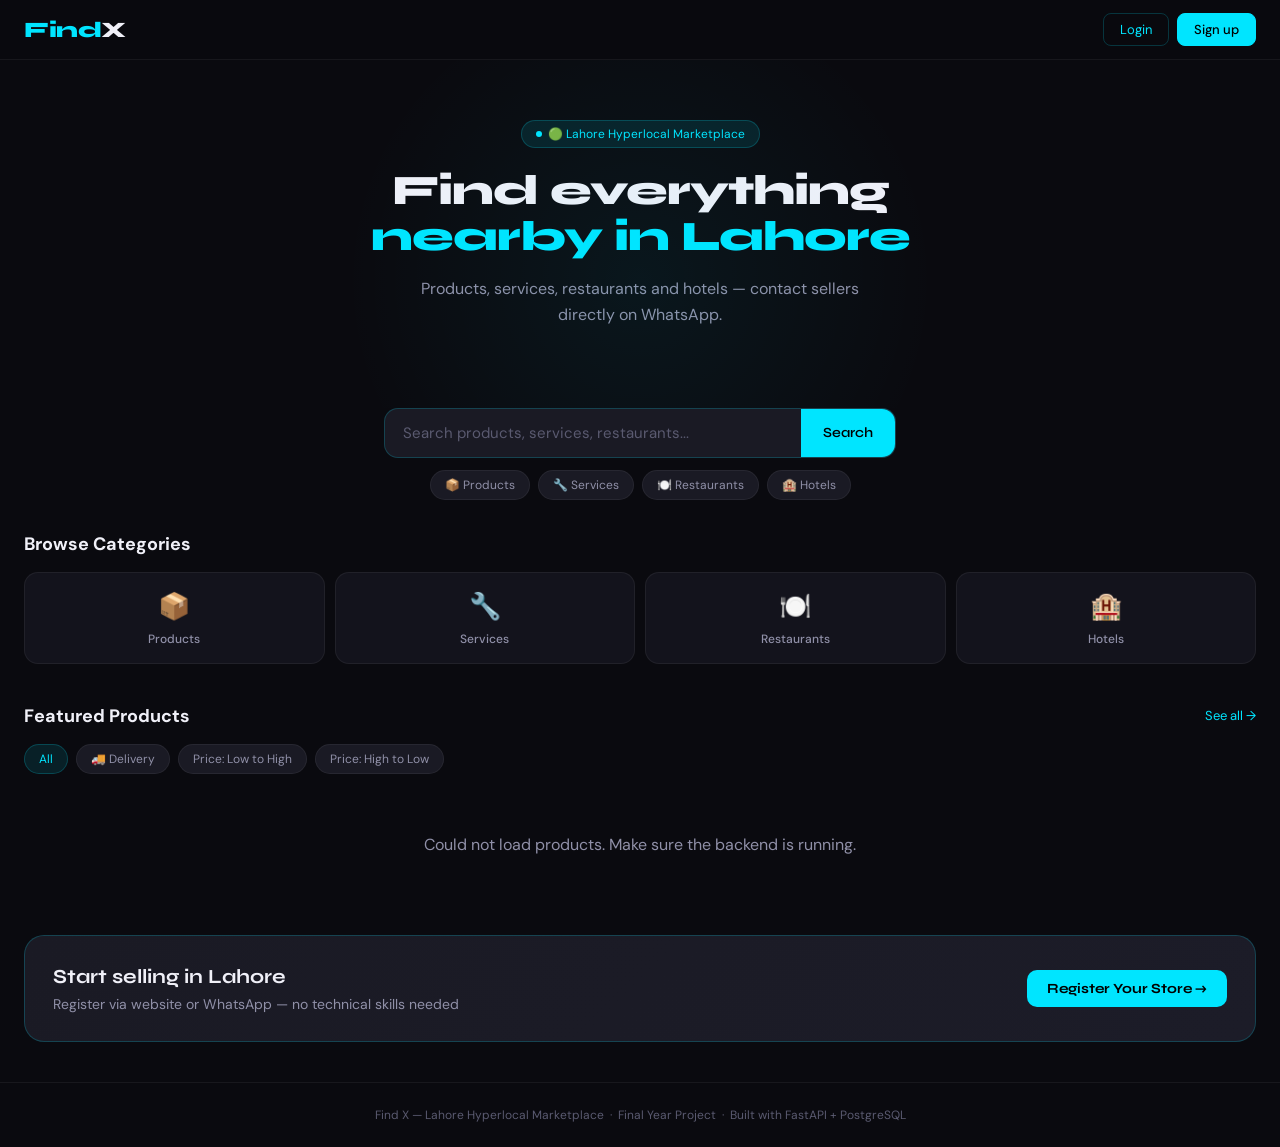
<file: frontend/index.html>
<!DOCTYPE html>
<html lang="en">
<head>
  <meta charset="UTF-8">
  <meta name="viewport" content="width=device-width, initial-scale=1.0">
  <title>Find X — Lahore Hyperlocal Marketplace</title>
  <link rel="stylesheet" href="css/style.css">
</head>
<body>

<!-- Review Modal -->
<div id="reviewModal" style="display:none;position:fixed;top:0;left:0;width:100%;height:100%;
  background:rgba(0,0,0,0.7);z-index:9999;align-items:center;justify-content:center">
  <div style="background:var(--bg2);border-radius:16px;padding:28px;width:90%;max-width:400px;
    border:1px solid var(--border)">
    <h3 style="font-size:18px;font-weight:700;margin-bottom:4px" id="reviewProductTitle">Write a Review</h3>
    <p style="color:var(--text2);font-size:13px;margin-bottom:20px">Share your experience</p>

    <div class="form-group" style="margin-bottom:16px">
      <label class="form-label">Your Name *</label>
      <input type="text" id="reviewName" class="form-input" placeholder="Enter your name">
    </div>

    <div class="form-group" style="margin-bottom:16px">
      <label class="form-label">Rating *</label>
      <div id="starRating" style="display:flex;gap:8px;margin-top:8px">
        <span style="font-size:28px;cursor:pointer" onclick="setRating(1)" id="star1">☆</span>
        <span style="font-size:28px;cursor:pointer" onclick="setRating(2)" id="star2">☆</span>
        <span style="font-size:28px;cursor:pointer" onclick="setRating(3)" id="star3">☆</span>
        <span style="font-size:28px;cursor:pointer" onclick="setRating(4)" id="star4">☆</span>
        <span style="font-size:28px;cursor:pointer" onclick="setRating(5)" id="star5">☆</span>
      </div>
    </div>

    <div class="form-group" style="margin-bottom:20px">
      <label class="form-label">Comment (optional)</label>
      <textarea id="reviewComment" class="form-input" rows="3"
        placeholder="Tell us about your experience..."></textarea>
    </div>

    <div style="display:flex;gap:10px">
      <button class="btn btn-outline" style="flex:1" onclick="closeReviewModal()">Cancel</button>
      <button class="btn solid" style="flex:1;background:var(--cyan);color:#000;font-weight:700"
        onclick="submitReviewForm()">Submit ⭐</button>
    </div>
  </div>
</div>

<div id="nav-ph"></div>

<div class="hero">
  <div class="hero-badge">🟢 Lahore Hyperlocal Marketplace</div>
  <h1 style="font-size:42px;font-weight:800;line-height:1.1;margin-bottom:16px;letter-spacing:-1px">
    Find everything<br><span style="color:var(--cyan)">nearby in Lahore</span>
  </h1>
  <p style="color:var(--text2);font-size:16px;max-width:480px;margin:0 auto 32px;line-height:1.6">
    Products, services, restaurants and hotels — contact sellers directly on WhatsApp.
  </p>
</div>

<div style="max-width:560px;margin:0 auto 32px;padding:0 24px">
  <div class="search-box">
    <input type="text" id="searchInput" placeholder="Search products, services, restaurants..." />
    <button class="search-btn" onclick="doSearch()">Search</button>
  </div>
  <div style="display:flex;gap:8px;justify-content:center;margin-top:12px;flex-wrap:wrap">
    <span class="filter-chip" onclick="goCategory('products')">📦 Products</span>
    <span class="filter-chip" onclick="goCategory('services')">🔧 Services</span>
    <span class="filter-chip" onclick="goCategory('restaurant')">🍽️ Restaurants</span>
    <span class="filter-chip" onclick="goCategory('hotel')">🏨 Hotels</span>
  </div>
</div>


<div class="section">
  <div class="section-header">
    <div class="section-title">Browse Categories</div>
  </div>
  <div class="cats-grid">
    <div class="cat" onclick="goCategory('products')"><div class="cat-icon">📦</div><div class="cat-name">Products</div></div>
    <div class="cat" onclick="goCategory('services')"><div class="cat-icon">🔧</div><div class="cat-name">Services</div></div>
    <div class="cat" onclick="goCategory('restaurant')"><div class="cat-icon">🍽️</div><div class="cat-name">Restaurants</div></div>
    <div class="cat" onclick="goCategory('hotel')"><div class="cat-icon">🏨</div><div class="cat-name">Hotels</div></div>
  </div>
</div>

<div class="section">
  <div class="section-header">
    <div class="section-title">Featured Products</div>
    <button class="see-all" onclick="window.location='search.html'">See all →</button>
  </div>
  <div class="filters" style="margin-bottom:16px">
    <div class="filter-chip active" onclick="applyFilter(this,'all')">All</div>
    <div class="filter-chip" onclick="applyFilter(this,'delivery')">🚚 Delivery</div>
    <div class="filter-chip" onclick="applyFilter(this,'price-low')">Price: Low to High</div>
    <div class="filter-chip" onclick="applyFilter(this,'price-high')">Price: High to Low</div>
  </div>
  <div class="products-grid" id="productsGrid">
    <div style="color:var(--text2);font-size:14px;padding:40px;text-align:center;grid-column:1/-1">
      Loading products...
    </div>
  </div>
</div>

<div style="margin:0 24px 40px;background:linear-gradient(135deg,var(--bg3),var(--card2));
  border:1px solid var(--border2);border-radius:20px;padding:28px;
  display:flex;align-items:center;justify-content:space-between;gap:16px;flex-wrap:wrap">
  <div>
    <h3 style="font-size:20px;margin-bottom:6px">Start selling in Lahore</h3>
    <p style="color:var(--text2);font-size:14px">Register via website or WhatsApp — no technical skills needed</p>
  </div>
  <a href="register.html" class="btn btn-cyan" style="font-family:'Syne',sans-serif;font-weight:700">
    Register Your Store →
  </a>
</div>

<div id="footer-ph"></div>

<script src="js/api.js"></script>
<script>
  document.getElementById('nav-ph').innerHTML = navHTML();
  document.getElementById('footer-ph').innerHTML = footerHTML();

  let allProducts = [];

  async function loadProducts(){
    try {
      const data = await searchListings('');
      allProducts = data.hits || [];
      renderProducts(allProducts);
    } catch(e){
      document.getElementById('productsGrid').innerHTML =
        '<div style="color:var(--text2);text-align:center;padding:40px;grid-column:1/-1">Could not load products. Make sure the backend is running.</div>';
    }
  }

function renderProducts(list){
    const grid = document.getElementById('productsGrid');
    if(!list.length){
      grid.innerHTML = '<div style="color:var(--text2);text-align:center;padding:40px;grid-column:1/-1">No products found.</div>';
      return;
    }
    grid.innerHTML = list.slice(0,8).map(p => productCardHTML(p)).join('');
  }

  function doSearch(){
    const q = document.getElementById('searchInput').value.trim();
    if(q) window.location.href = `search.html?q=${encodeURIComponent(q)}`;
  }

  function quickSearch(q){
    window.location.href = `search.html?q=${encodeURIComponent(q)}`;
  }

  function goCategory(cat){
    window.location.href = `search.html?category=${cat}`;
  }

  function applyFilter(el, type){
    document.querySelectorAll('.filter-chip').forEach(c => c.classList.remove('active'));
    el.classList.add('active');
    let list = [...allProducts];
    if(type === 'delivery') list = list.filter(p => p.delivery_available);
    else if(type === 'price-low') list.sort((a,b) => a.price - b.price);
    else if(type === 'price-high') list.sort((a,b) => b.price - a.price);
    renderProducts(list);
  }

  document.getElementById('searchInput').addEventListener('keydown', e => {
    if(e.key === 'Enter') doSearch();
  });

  loadProducts();
</script>
</body>
</html>
</file>
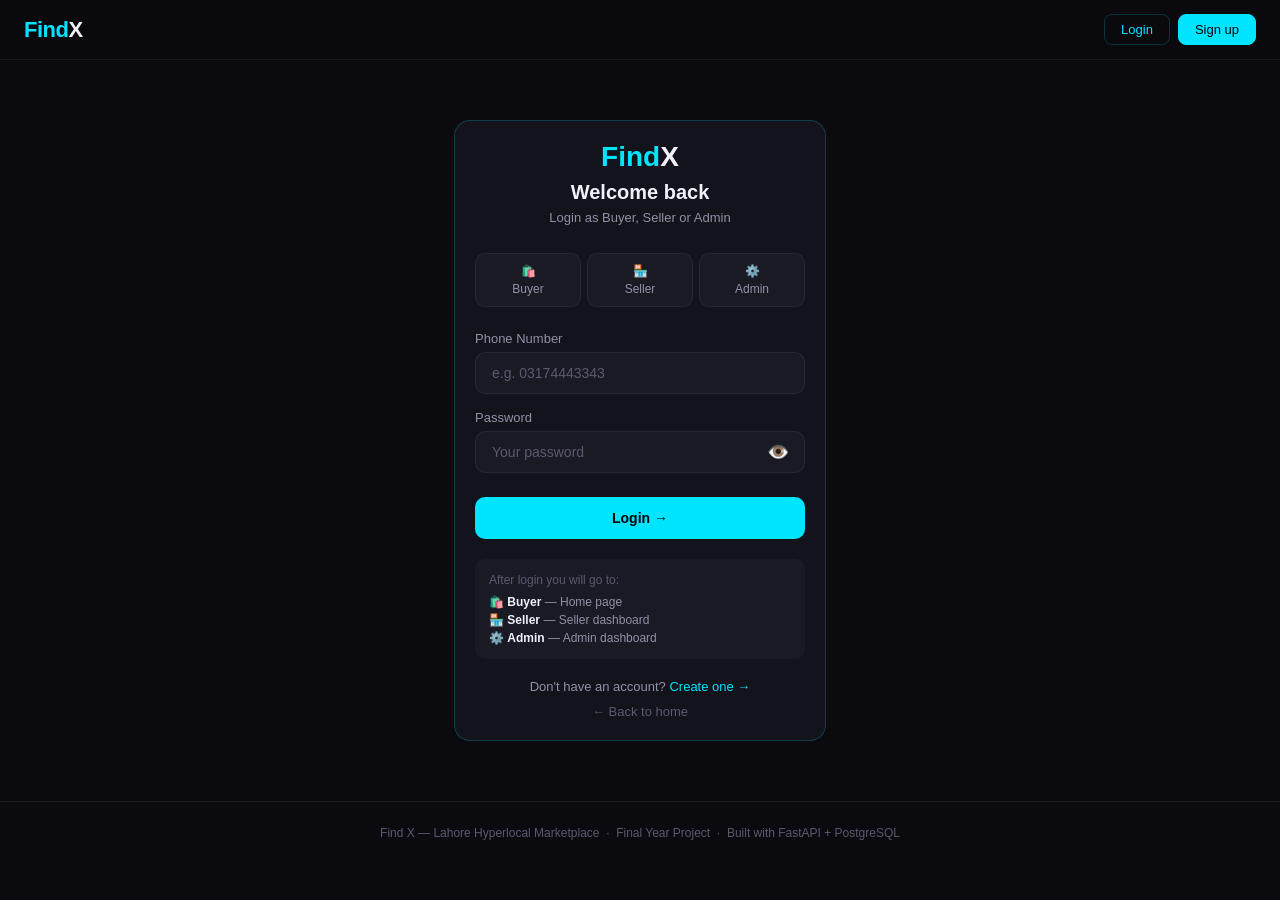
<file: frontend/admin.html>
<!DOCTYPE html>
<html lang="en">
<head>
  <meta charset="UTF-8">
  <meta name="viewport" content="width=device-width, initial-scale=1.0">
  <title>Admin — Find X</title>
  <link rel="stylesheet" href="css/style.css">
</head>
<body>

<div id="nav-ph"></div>

<!-- ── Confirm Modal ─────────────────────────────────── -->
<div id="confirmModal" style="display:none;position:fixed;top:0;left:0;width:100%;height:100%;
  background:rgba(0,0,0,0.75);z-index:9999;align-items:center;justify-content:center">
  <div style="background:var(--bg2);border-radius:16px;padding:28px;width:90%;max-width:380px;
    border:1px solid var(--border);box-shadow:0 20px 60px rgba(0,0,0,0.5)">
    <div style="font-size:36px;text-align:center;margin-bottom:12px" id="confirmIcon">⚠️</div>
    <h3 style="font-size:17px;font-weight:700;text-align:center;margin-bottom:8px" id="confirmTitle"></h3>
    <p style="color:var(--text2);font-size:13px;text-align:center;line-height:1.6;margin-bottom:24px" id="confirmMsg"></p>
    <div style="display:flex;gap:10px">
      <button class="btn btn-outline" style="flex:1" onclick="closeConfirm()">Cancel</button>
      <button id="confirmOkBtn" class="btn" style="flex:1;font-weight:700" onclick="confirmOk()">Confirm</button>
    </div>
  </div>
</div>

<!-- ── Toast ──────────────────────────────────────────── -->
<div id="main-wrap" style="max-width:1000px;margin:0 auto;padding:32px 24px">

  <div style="display:flex;align-items:center;justify-content:space-between;margin-bottom:28px;flex-wrap:wrap;gap:12px">
    <h2 style="font-size:24px;font-weight:800">Admin Dashboard</h2>
    <span style="font-size:13px;color:var(--text2)" id="adminName"></span>
  </div>

  <!-- Stats -->
  <div style="display:grid;grid-template-columns:repeat(auto-fit,minmax(140px,1fr));gap:12px;margin-bottom:32px">
    <div class="card" style="text-align:center">
      <div style="font-size:28px;font-weight:800;color:var(--cyan);font-family:'Syne',sans-serif" id="s1">—</div>
      <div style="font-size:12px;color:var(--text2);margin-top:4px">Total Stores</div>
    </div>
    <div class="card" style="text-align:center">
      <div style="font-size:28px;font-weight:800;color:var(--green);font-family:'Syne',sans-serif" id="s2">—</div>
      <div style="font-size:12px;color:var(--text2);margin-top:4px">Verified</div>
    </div>
    <div class="card" style="text-align:center">
      <div style="font-size:28px;font-weight:800;color:var(--amber);font-family:'Syne',sans-serif" id="s3">—</div>
      <div style="font-size:12px;color:var(--text2);margin-top:4px">Pending</div>
    </div>
    <div class="card" style="text-align:center">
      <div style="font-size:28px;font-weight:800;color:var(--cyan);font-family:'Syne',sans-serif" id="s4">—</div>
      <div style="font-size:12px;color:var(--text2);margin-top:4px">Listings</div>
    </div>
    <div class="card" style="text-align:center">
      <div style="font-size:28px;font-weight:800;color:var(--green);font-family:'Syne',sans-serif" id="s5">—</div>
      <div style="font-size:12px;color:var(--text2);margin-top:4px">New This Week</div>
    </div>
  </div>

  <!-- Tabs -->
  <div class="tab-nav" style="display:flex;gap:4px;margin-bottom:24px;border-bottom:1px solid var(--border);padding-bottom:0">
    <button class="tab-btn active" onclick="showTab('pending')"  id="tab-pending">⏳ Pending Stores</button>
    <button class="tab-btn"        onclick="showTab('stores')"   id="tab-stores">🏪 All Stores</button>
    <button class="tab-btn"        onclick="showTab('listings')" id="tab-listings">📦 Listings</button>
  </div>

  <!-- Pending stores -->
  <div id="panel-pending">
    <div style="display:flex;justify-content:space-between;align-items:center;margin-bottom:16px">
      <h3 style="font-size:16px;font-weight:700">Pending Store Approvals</h3>
      <button class="btn btn-outline" style="font-size:12px;padding:6px 14px" onclick="loadPending()">↻ Refresh</button>
    </div>
    <div id="pendingList">
      <div style="color:var(--text2);text-align:center;padding:40px">Loading...</div>
    </div>
  </div>

  <!-- All stores -->
  <div id="panel-stores" style="display:none">
    <div style="display:flex;justify-content:space-between;align-items:center;margin-bottom:16px">
      <h3 style="font-size:16px;font-weight:700">All Stores</h3>
      <button class="btn btn-outline" style="font-size:12px;padding:6px 14px" onclick="loadAllStores()">↻ Refresh</button>
    </div>
    <div id="allStoresList">
      <div style="color:var(--text2);text-align:center;padding:40px">Loading...</div>
    </div>
  </div>

  <!-- Listings -->
  <div id="panel-listings" style="display:none">
    <div style="display:flex;justify-content:space-between;align-items:center;margin-bottom:16px">
      <h3 style="font-size:16px;font-weight:700">All Listings</h3>
      <button class="btn btn-outline" style="font-size:12px;padding:6px 14px" onclick="loadListings()">↻ Refresh</button>
    </div>
    <div id="listingsList">
      <div style="color:var(--text2);text-align:center;padding:40px">Loading...</div>
    </div>
  </div>

</div>

<div id="footer-ph"></div>

<style>
.tab-btn{background:transparent;border:none;color:var(--text2);padding:10px 16px;
  font-size:13px;cursor:pointer;font-family:'DM Sans',sans-serif;border-bottom:2px solid transparent;
  margin-bottom:-1px;transition:all 0.2s}
.tab-btn:hover{color:var(--text)}
.tab-btn.active{color:var(--cyan);border-bottom-color:var(--cyan)}
.action-row{display:flex;gap:6px;flex-wrap:wrap}
</style>

<script src="js/api.js"></script>
<script>
  document.getElementById('nav-ph').innerHTML = navHTML();
  document.getElementById('footer-ph').innerHTML = footerHTML();

  window.addEventListener('load', function(){
    if(!isLoggedIn()){ window.location.href = 'login.html'; return; }
    const user = getUser();
    if(user) document.getElementById('adminName').textContent = 'Logged in as ' + user.name;
    loadStats();
    loadPending();
  });

  // ── Confirm Modal ─────────────────────────────────
  let confirmCallback = null;

  function showConfirm(icon, title, msg, btnText, btnColor, callback){
    confirmCallback = callback;
    document.getElementById('confirmIcon').textContent  = icon;
    document.getElementById('confirmTitle').textContent = title;
    document.getElementById('confirmMsg').textContent   = msg;
    document.getElementById('confirmOkBtn').textContent = btnText;
    document.getElementById('confirmOkBtn').style.background = btnColor;
    document.getElementById('confirmOkBtn').style.color = '#000';
    document.getElementById('confirmOkBtn').style.border = 'none';
    document.getElementById('confirmModal').style.display = 'flex';
  }

  function closeConfirm(){
    document.getElementById('confirmModal').style.display = 'none';
    confirmCallback = null;
  }

  function confirmOk(){
    document.getElementById('confirmModal').style.display = 'none';
    if(confirmCallback) confirmCallback();
    confirmCallback = null;
  }

  // ── Stats ─────────────────────────────────────────
  async function loadStats(){
    try {
      const d = await apiGet('/api/admin/stats');
      document.getElementById('s1').textContent = d.total_stores         || 0;
      document.getElementById('s2').textContent = d.verified_stores      || 0;
      document.getElementById('s3').textContent = d.pending_stores       || 0;
      document.getElementById('s4').textContent = d.total_listings       || 0;
      document.getElementById('s5').textContent = d.new_stores_this_week || 0;
    } catch(e){}
  }

  // ── Pending stores ────────────────────────────────
  async function loadPending(){
    try {
      const d    = await apiGet('/api/admin/stores/pending');
      const list = d.stores || [];
      if(!list.length){
        document.getElementById('pendingList').innerHTML =
          '<div style="color:var(--green);text-align:center;padding:40px">✓ No pending stores — all caught up!</div>';
        return;
      }
      document.getElementById('pendingList').innerHTML = `
        <div style="overflow-x:auto">
        <table class="table">
          <thead><tr>
            <th>Store Name</th><th>Category</th><th>City</th><th>WhatsApp</th><th>Registered</th><th>Actions</th>
          </tr></thead>
          <tbody>
            ${list.map(s => `
              <tr>
                <td style="font-weight:500">${s.name}</td>
                <td><span class="badge badge-info">${s.category}</span></td>
                <td>${s.city || '—'}</td>
                <td style="font-size:12px">${s.whatsapp_number}</td>
                <td style="font-size:12px;color:var(--text3)">${s.created_at.substring(0,10)}</td>
                <td>
                  <div class="action-row">
                    <button class="btn" style="background:rgba(0,255,136,0.1);border:1px solid rgba(0,255,136,0.25);color:var(--green);font-size:12px;padding:5px 12px"
                      onclick="approveStore('${s.id}','${s.name}')">✓ Approve</button>
                    <button class="btn btn-red" style="font-size:12px;padding:5px 12px"
                      onclick="rejectStore('${s.id}','${s.name}')">✗ Reject</button>
                  </div>
                </td>
              </tr>
            `).join('')}
          </tbody>
        </table>
        </div>`;
    } catch(e){
      document.getElementById('pendingList').innerHTML =
        '<div style="color:var(--red);text-align:center;padding:40px">Error loading data.</div>';
    }
  }

  // ── All stores ────────────────────────────────────
  async function loadAllStores(){
    try {
      const d    = await apiGet('/api/admin/stores/all');
      const list = d.stores || [];
      if(!list.length){
        document.getElementById('allStoresList').innerHTML =
          '<div style="color:var(--text2);text-align:center;padding:40px">No stores found.</div>';
        return;
      }
      document.getElementById('allStoresList').innerHTML = `
        <div style="overflow-x:auto">
        <table class="table">
          <thead><tr>
            <th>Store Name</th><th>Category</th><th>City</th><th>WhatsApp</th><th>Status</th><th>Registered</th><th>Action</th>
          </tr></thead>
          <tbody>
            ${list.map(s => `
              <tr>
                <td style="font-weight:500">${s.name}</td>
                <td><span class="badge badge-info">${s.category}</span></td>
                <td>${s.city || '—'}</td>
                <td style="font-size:12px">${s.whatsapp_number}</td>
                <td>
                  <span class="badge ${s.is_verified ? 'badge-success' : 'badge-warning'}">
                    ${s.is_verified ? '✓ Verified' : '⏳ Pending'}
                  </span>
                </td>
                <td style="font-size:12px;color:var(--text3)">${s.created_at.substring(0,10)}</td>
                <td>
                  <div class="action-row">
                    ${!s.is_verified ? `
                      <button class="btn" style="background:rgba(0,255,136,0.1);border:1px solid rgba(0,255,136,0.25);color:var(--green);font-size:12px;padding:5px 12px"
                        onclick="approveStore('${s.id}','${s.name}')">✓ Approve</button>` : ''}
                    <button class="btn btn-red" style="font-size:12px;padding:5px 12px"
                      onclick="blockStore('${s.id}','${s.name}')">🚫 Block</button>
                  </div>
                </td>
              </tr>
            `).join('')}
          </tbody>
        </table>
        </div>`;
    } catch(e){
      document.getElementById('allStoresList').innerHTML =
        '<div style="color:var(--red);text-align:center;padding:40px">Error loading stores.</div>';
    }
  }

  // ── All listings ──────────────────────────────────
  async function loadListings(){
    try {
      const d    = await apiGet('/api/admin/listings/all');
      const list = d.listings || [];
      if(!list.length){
        document.getElementById('listingsList').innerHTML =
          '<div style="color:var(--text2);text-align:center;padding:40px">No listings found.</div>';
        return;
      }
      document.getElementById('listingsList').innerHTML = `
        <div style="overflow-x:auto">
        <table class="table">
          <thead><tr>
            <th>Product</th><th>Store</th><th>City</th><th>Price</th><th>Added</th><th>Action</th>
          </tr></thead>
          <tbody>
            ${list.map(l => `
              <tr>
                <td style="font-weight:500">${l.title}</td>
                <td style="font-size:12px">${l.store_name}</td>
                <td style="font-size:12px">${l.city || '—'}</td>
                <td style="color:var(--cyan);font-family:'Syne',sans-serif;font-weight:700">
                  PKR ${Number(l.price).toLocaleString()}
                </td>
                <td style="font-size:12px;color:var(--text3)">${l.created_at.substring(0,10)}</td>
                <td>
                  <button class="btn btn-red" style="font-size:12px;padding:5px 12px"
                    onclick="removeListing('${l.id}','${l.title.replace(/'/g,"\\'")}')">
                    🗑️ Remove
                  </button>
                </td>
              </tr>
            `).join('')}
          </tbody>
        </table>
        </div>`;
    } catch(e){
      document.getElementById('listingsList').innerHTML =
        '<div style="color:var(--red);text-align:center;padding:40px">Error loading listings.</div>';
    }
  }

  // ── Actions ───────────────────────────────────────
  async function approveStore(id, name){
    showConfirm('✅', 'Approve Store', 
      `Are you sure you want to approve "${name}"? The store will become visible to all buyers.`,
      '✓ Approve', '#00ff88',
      async () => {
        await apiPut(`/api/admin/stores/${id}/approve`);
        showToast('✓ ' + name + ' approved!');
        loadPending();
        loadStats();
      }
    );
  }

  async function rejectStore(id, name){
    showConfirm('❌', 'Reject Store',
      `Are you sure you want to reject "${name}"? This action cannot be undone.`,
      '✗ Reject', '#ff4466',
      async () => {
        await apiPut(`/api/admin/stores/${id}/reject`);
        showToast('Store rejected.');
        loadPending();
        loadStats();
      }
    );
  }

  async function blockStore(id, name){
    showConfirm('🚫', 'Block Store',
      `Are you sure you want to block "${name}"? This will deactivate the store and hide it from buyers and search results.`,
      '🚫 Block', '#ff4466',
      async () => {
        await apiPut(`/api/admin/stores/${id}/reject`);
        showToast('🚫 ' + name + ' has been blocked.');
        loadAllStores();
        loadStats();
      }
    );
  }

  async function removeListing(id, title){
    showConfirm('🗑️', 'Remove Listing',
      `Are you sure you want to remove "${title}"? This listing will be permanently deleted.`,
      '🗑️ Remove', '#ff4466',
      async () => {
        await apiDelete(`/api/admin/listings/${id}`);
        showToast('Listing removed.');
        loadListings();
        loadStats();
      }
    );
  }

  // ── Tab switching ─────────────────────────────────
  function showTab(name){
    ['pending','stores','listings'].forEach(t => {
      document.getElementById('panel-' + t).style.display = t === name ? 'block' : 'none';
      document.getElementById('tab-'   + t).classList.toggle('active', t === name);
    });
    if(name === 'pending')  loadPending();
    if(name === 'stores')   loadAllStores();
    if(name === 'listings') loadListings();
  }
</script>
</body>
</html>
</file>
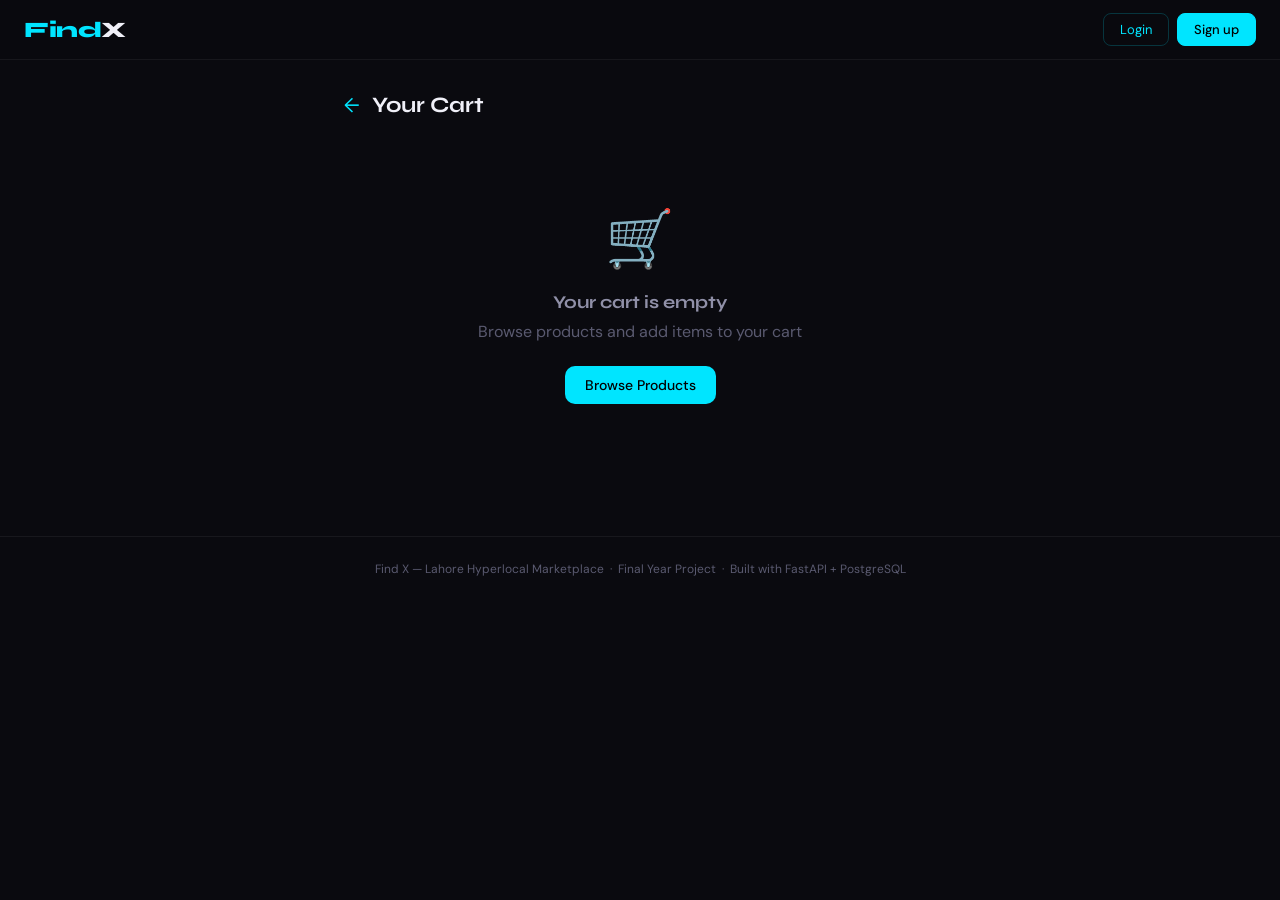
<file: frontend/cart.html>
<!DOCTYPE html>
<html lang="en">
<head>
  <meta charset="UTF-8">
  <meta name="viewport" content="width=device-width, initial-scale=1.0">
  <title>Cart — Find X</title>
  <link rel="stylesheet" href="css/style.css">
</head>
<body>

<div id="nav-ph"></div>

<div style="max-width:640px;margin:0 auto;padding:32px 24px">
  <div style="display:flex;align-items:center;gap:12px;margin-bottom:24px">
    <a href="index.html" style="color:var(--cyan);font-size:20px">←</a>
    <h2 style="font-size:22px;font-weight:700">Your Cart</h2>
  </div>

  <div id="cartEmpty" style="display:none;text-align:center;padding:60px 20px">
    <div style="font-size:56px;margin-bottom:16px">🛒</div>
    <h3 style="font-size:18px;margin-bottom:8px;color:var(--text2)">Your cart is empty</h3>
    <p style="color:var(--text3);margin-bottom:24px">Browse products and add items to your cart</p>
    <a href="search.html" class="btn btn-cyan">Browse Products</a>
  </div>

  <div id="cartItems"></div>

  <div id="cartSummary" style="display:none">
    <div class="card" style="margin-top:16px;border-color:var(--border2)">
      <div style="display:flex;justify-content:space-between;align-items:center;margin-bottom:16px">
        <span style="color:var(--text2)">Total Items</span>
        <span id="totalItems" style="font-weight:600"></span>
      </div>
      <div style="display:flex;justify-content:space-between;align-items:center;margin-bottom:20px">
        <span style="color:var(--text2)">Estimated Total</span>
        <span id="totalPrice" style="font-family:'Syne',sans-serif;font-size:20px;font-weight:800;color:var(--cyan)"></span>
      </div>
      <div style="background:rgba(0,229,255,0.05);border:1px solid var(--border2);border-radius:10px;padding:12px;font-size:13px;color:var(--text2);margin-bottom:16px">
        💡 Payment and delivery are handled directly between you and the seller via WhatsApp.
      </div>
      <button class="btn btn-red btn-full" onclick="clearCartAll()">
        🗑️ Clear Cart
      </button>
    </div>
  </div>
</div>

<div id="footer-ph"></div>

<script src="js/api.js"></script>
<script>
  document.getElementById('nav-ph').innerHTML = navHTML();
  document.getElementById('footer-ph').innerHTML = footerHTML();

  function renderCart(){
    if(!cart.length){
      document.getElementById('cartEmpty').style.display = 'block';
      document.getElementById('cartSummary').style.display = 'none';
      document.getElementById('cartItems').innerHTML = '';
      return;
    }

    document.getElementById('cartEmpty').style.display = 'none';
    document.getElementById('cartSummary').style.display = 'block';

    let total = 0;
    document.getElementById('cartItems').innerHTML = cart.map((item, i) => {
      total += Number(item.price);
      return `
      <div class="card" style="margin-bottom:10px;display:flex;gap:12px;align-items:center;padding:14px">
        <div style="width:60px;height:60px;border-radius:10px;background:var(--bg3);
          display:flex;align-items:center;justify-content:center;font-size:28px;flex-shrink:0;overflow:hidden">
          ${item.image_url
            ? `<img src="${item.image_url}" style="width:100%;height:100%;object-fit:cover">`
            : '📦'}
        </div>
        <div style="flex:1;min-width:0">
          <div style="font-weight:500;white-space:nowrap;overflow:hidden;text-overflow:ellipsis">${item.title}</div>
          <div style="font-size:12px;color:var(--text3);margin-top:2px">${item.store_name || ''} · ${item.city || 'Lahore'}</div>
          <div style="font-family:'Syne',sans-serif;font-weight:700;color:var(--cyan);margin-top:4px">
            PKR ${Number(item.price).toLocaleString()}
          </div>
        </div>
        <div style="display:flex;flex-direction:column;gap:6px;flex-shrink:0">
          <a href="https://wa.me/${item.whatsapp_number}?text=Hi! I want to buy ${encodeURIComponent(item.title)}"
            target="_blank" class="btn btn-green" style="font-size:12px;padding:6px 12px">💬 Buy</a>
          <button class="btn btn-red" style="font-size:12px;padding:6px 12px" onclick="removeItem(${i})">Remove</button>
        </div>
      </div>`;
    }).join('');

    document.getElementById('totalItems').textContent = cart.length + ' item' + (cart.length !== 1 ? 's' : '');
    document.getElementById('totalPrice').textContent = 'PKR ' + total.toLocaleString();
  }

  function removeItem(i){
    removeFromCart(i);
    renderCart();
    showToast('Item removed from cart');
  }

  function clearCartAll(){
    if(confirm('Clear all items from cart?')){
      cart = [];
      saveCart();
      renderCart();
    }
  }

  renderCart();
</script>
</body>
</html>
</file>
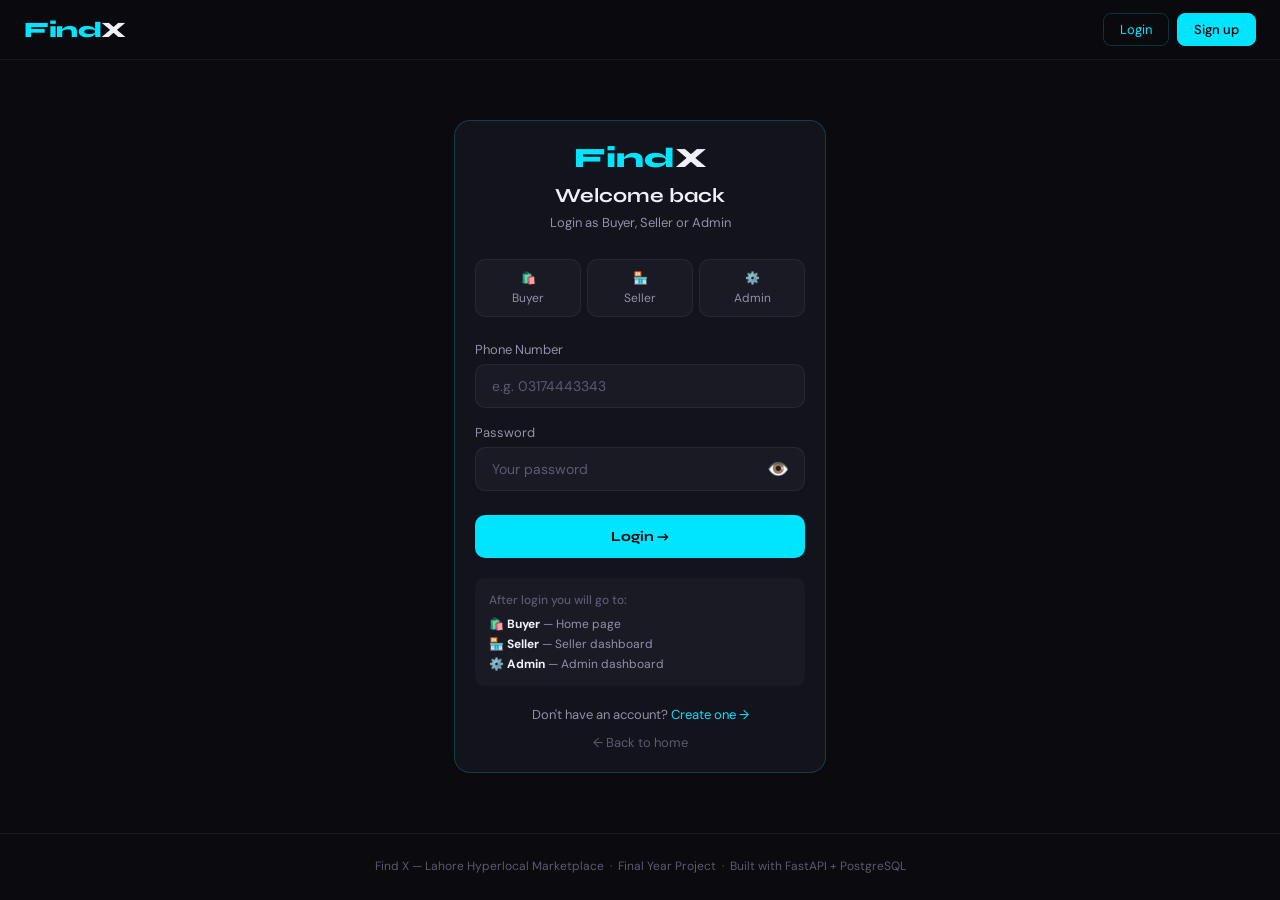
<file: frontend/login.html>
<!DOCTYPE html>
<html lang="en">
<head>
  <meta charset="UTF-8">
  <meta name="viewport" content="width=device-width, initial-scale=1.0">
  <title>Login — Find X</title>
  <link rel="stylesheet" href="css/style.css">
  <style>
    .pass-wrap{position:relative}
    .pass-wrap input{padding-right:48px}
    .eye-btn{position:absolute;right:12px;top:50%;transform:translateY(-50%);
      background:none;border:none;cursor:pointer;font-size:18px;
      color:var(--text3);padding:4px;line-height:1;transition:color 0.2s}
    .eye-btn:hover{color:var(--cyan)}
  </style>
</head>
<body>
<div id="nav-ph"></div>

<div style="max-width:420px;margin:60px auto;padding:0 24px">
  <div class="card" style="border-color:var(--border2)">

    <div style="text-align:center;margin-bottom:28px">
      <div style="font-family:'Syne',sans-serif;font-size:28px;font-weight:800;
        color:var(--cyan);margin-bottom:8px">
        Find<span style="color:var(--text)">X</span>
      </div>
      <h2 style="font-size:20px;margin-bottom:6px">Welcome back</h2>
      <p style="color:var(--text2);font-size:13px">Login as Buyer, Seller or Admin</p>
    </div>

    <!-- Role indicators -->
    <div style="display:grid;grid-template-columns:1fr 1fr 1fr;gap:6px;margin-bottom:24px">
      <div style="background:var(--bg3);border:1px solid var(--border);border-radius:10px;
        padding:10px 6px;text-align:center;font-size:12px;color:var(--text2)">
        🛍️<div style="margin-top:4px">Buyer</div>
      </div>
      <div style="background:var(--bg3);border:1px solid var(--border);border-radius:10px;
        padding:10px 6px;text-align:center;font-size:12px;color:var(--text2)">
        🏪<div style="margin-top:4px">Seller</div>
      </div>
      <div style="background:var(--bg3);border:1px solid var(--border);border-radius:10px;
        padding:10px 6px;text-align:center;font-size:12px;color:var(--text2)">
        ⚙️<div style="margin-top:4px">Admin</div>
      </div>
    </div>

    <div id="alertBox" class="alert alert-error"></div>

    <div class="form-group">
      <label class="form-label">Phone Number</label>
      <input type="text" id="phone" class="form-input" placeholder="e.g. 03174443343">
    </div>

    <div class="form-group">
      <label class="form-label">Password</label>
      <div class="pass-wrap">
        <input type="password" id="password" class="form-input" placeholder="Your password">
        <button type="button" class="eye-btn" id="eyeLogin" onclick="togglePass('password','eyeLogin')">👁️</button>
      </div>
    </div>

    <button class="btn btn-cyan btn-full" id="loginBtn"
      style="margin-top:8px;font-family:'Syne',sans-serif;font-weight:700;padding:13px"
      onclick="doLogin()">
      Login →
    </button>

    <!-- Redirect info -->
    <div style="margin-top:20px;background:var(--bg3);border-radius:10px;padding:14px;font-size:12px">
      <div style="color:var(--text3);margin-bottom:8px;font-weight:500">After login you will go to:</div>
      <div style="color:var(--text2);margin-bottom:4px">🛍️ <strong style="color:var(--text)">Buyer</strong> — Home page</div>
      <div style="color:var(--text2);margin-bottom:4px">🏪 <strong style="color:var(--text)">Seller</strong> — Seller dashboard</div>
      <div style="color:var(--text2)">⚙️ <strong style="color:var(--text)">Admin</strong> — Admin dashboard</div>
    </div>

    <div style="text-align:center;margin-top:20px;font-size:13px;color:var(--text2)">
      Don't have an account?
      <a href="register.html" style="color:var(--cyan)">Create one →</a>
    </div>
    <div style="text-align:center;margin-top:8px">
      <a href="index.html" style="color:var(--text3);font-size:13px">← Back to home</a>
    </div>
  </div>
</div>

<div id="footer-ph"></div>
<script src="js/api.js"></script>
<script>
  document.getElementById('nav-ph').innerHTML = navHTML();
  document.getElementById('footer-ph').innerHTML = footerHTML();

  if(isLoggedIn()) window.location.href = 'index.html';

  function togglePass(inputId, btnId){
    const input = document.getElementById(inputId);
    const btn   = document.getElementById(btnId);
    if(input.type === 'password'){
      input.type    = 'text';
      btn.textContent = '🙈';
    } else {
      input.type    = 'password';
      btn.textContent = '👁️';
    }
  }

  async function doLogin(){
    const phone    = document.getElementById('phone').value.trim();
    const password = document.getElementById('password').value;
    const btn      = document.getElementById('loginBtn');
    hideAlert('alertBox');

    if(!phone || !password){
      showAlert('alertBox','Please enter your phone number and password.');
      return;
    }

    btn.textContent = 'Logging in...';
    btn.disabled    = true;

    try {
      const data = await apiPost('/api/auth/login', { phone, password });
      if(data.access_token){
        setToken(data.access_token);
        setUser({ name: data.name, role: data.role || 'buyer' });
        showToast('Welcome back, ' + data.name + '! 👋');
        setTimeout(() => {
          const role = data.role || '';
          if(role.includes('admin'))        window.location.href = 'admin.html';
          else if(role.includes('seller'))  window.location.href = 'seller.html';
          else                              window.location.href = 'index.html';
        }, 800);
      } else {
        showAlert('alertBox', data.detail || 'Invalid credentials. Check your phone and password.');
        btn.textContent = 'Login →';
        btn.disabled    = false;
      }
    } catch(e){
      showAlert('alertBox','Connection error. Make sure the backend is running.');
      btn.textContent = 'Login →';
      btn.disabled    = false;
    }
  }

  document.addEventListener('keydown', e => {
    if(e.key === 'Enter') doLogin();
  });
</script>
</body>
</html>
</file>
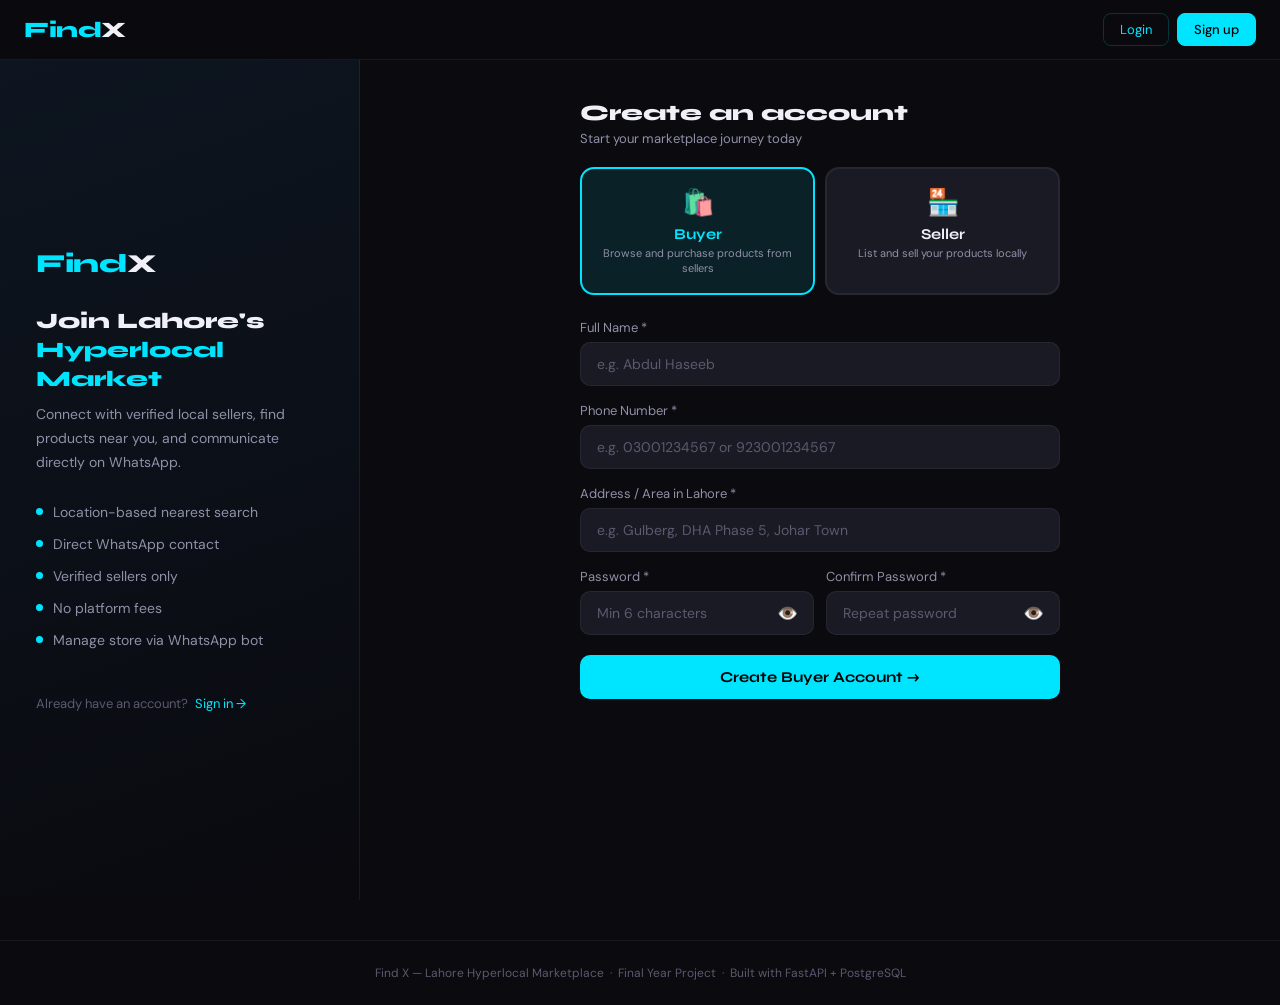
<file: frontend/register.html>
<!DOCTYPE html>
<html lang="en">
<head>
  <meta charset="UTF-8">
  <meta name="viewport" content="width=device-width, initial-scale=1.0">
  <title>Create Account — Find X</title>
  <link rel="stylesheet" href="css/style.css">
  <style>
    body{min-height:100vh;display:flex;flex-direction:column}
    .reg-wrap{display:flex;flex:1;min-height:calc(100vh - 60px)}
    .reg-left{width:360px;flex-shrink:0;background:linear-gradient(160deg,#0d1520 0%,#0a0a0f 100%);
      border-right:1px solid var(--border);padding:48px 36px;
      display:flex;flex-direction:column;justify-content:center}
    .reg-right{flex:1;padding:40px 48px;overflow-y:auto;display:flex;align-items:flex-start;justify-content:center;padding-top:40px}
    .reg-right-inner{width:100%;max-width:480px}
    .role-tabs{display:grid;grid-template-columns:1fr 1fr;gap:10px;margin-bottom:24px}
    .role-tab{background:var(--bg3);border:2px solid var(--border);border-radius:14px;
      padding:16px 12px;text-align:center;cursor:pointer;transition:all 0.2s}
    .role-tab:hover{border-color:var(--border2)}
    .role-tab.active{border-color:var(--cyan);background:var(--cyan3)}
    .role-tab .r-icon{font-size:26px;margin-bottom:6px}
    .role-tab .r-name{font-family:'Syne',sans-serif;font-weight:700;font-size:15px;color:var(--text)}
    .role-tab .r-desc{font-size:11px;color:var(--text2);margin-top:3px;line-height:1.4}
    .role-tab.active .r-name{color:var(--cyan)}
    .form-row{display:grid;grid-template-columns:1fr 1fr;gap:12px}
    .feature-li{display:flex;align-items:center;gap:10px;margin-bottom:14px;font-size:14px;color:var(--text2)}
    .feature-li::before{content:'';width:7px;height:7px;background:var(--cyan);border-radius:50%;flex-shrink:0}
    .geo-bar{display:flex;align-items:center;gap:10px;background:var(--bg3);
      border:1px solid var(--border);border-radius:10px;padding:10px 14px;
      font-size:12px;color:var(--text2);margin-bottom:16px}
    .geo-dot{width:8px;height:8px;border-radius:50%;background:var(--text3);flex-shrink:0;transition:background 0.3s}
    .geo-dot.got{background:var(--green)}
    .geo-dot.err{background:var(--red)}
    .geo-dot.loading{background:var(--amber);animation:gpulse 1s infinite}
    @keyframes gpulse{0%,100%{opacity:1}50%{opacity:0.3}}
    .cat-opt{background:var(--bg3);border:2px solid var(--border);border-radius:12px;
      padding:12px;text-align:center;cursor:pointer;transition:all 0.2s;
      display:flex;align-items:center;justify-content:center;gap:8px;
      font-size:14px;color:var(--text2)}
    .cat-opt:hover{border-color:var(--border2);color:var(--text)}
    .cat-opt.selected{border-color:var(--cyan);background:var(--cyan3);color:var(--cyan)}
    @media(max-width:820px){
      .reg-wrap{flex-direction:column}
      .reg-left{width:100%;padding:28px 24px;border-right:none;border-bottom:1px solid var(--border)}
      .reg-right{padding:28px 24px}
      .form-row{grid-template-columns:1fr}
    }
    @media(max-width:600px){
      .reg-left{padding:16px 16px!important}
      .reg-left h2{font-size:17px!important;margin-bottom:6px!important}
      .reg-left-desc{display:none}
      .reg-left-features{display:none}
      .reg-left-signin{margin-top:12px!important}
      .reg-right{padding:20px 16px!important}
      .role-tabs{gap:8px}
      .role-tab{padding:12px 8px}
      .role-tab .r-icon{font-size:22px}
      .role-tab .r-name{font-size:14px}
    }
  </style>
</head>
<body>
<div id="nav-ph"></div>

<div class="reg-wrap">

  <!-- LEFT PANEL -->
  <div class="reg-left">
    <a href="index.html" class="logo" style="font-size:26px;margin-bottom:28px;display:block">Find<span style="color:var(--text)">X</span></a>
    <h2 style="font-size:22px;font-weight:800;margin-bottom:10px;line-height:1.3">
      Join Lahore's<br><span style="color:var(--cyan)">Hyperlocal Market</span>
    </h2>
    <p class="reg-left-desc" style="color:var(--text2);font-size:14px;line-height:1.7;margin-bottom:28px">
      Connect with verified local sellers, find products near you, and communicate directly on WhatsApp.
    </p>
    <div class="reg-left-features">
      <div class="feature-li">Location-based nearest search</div>
      <div class="feature-li">Direct WhatsApp contact</div>
      <div class="feature-li">Verified sellers only</div>
      <div class="feature-li">No platform fees</div>
      <div class="feature-li">Manage store via WhatsApp bot</div>
    </div>
    <div class="reg-left-signin" style="margin-top:32px;font-size:13px;color:var(--text3)">
      Already have an account?
      <a href="login.html" style="color:var(--cyan);margin-left:4px">Sign in →</a>
    </div>
  </div>

  <!-- RIGHT PANEL -->
  <div class="reg-right">
    <div class="reg-right-inner">

      <h2 style="font-size:22px;font-weight:800;margin-bottom:4px">Create an account</h2>
      <p style="color:var(--text2);font-size:13px;margin-bottom:20px">Start your marketplace journey today</p>

      <!-- Role toggle -->
      <div class="role-tabs" id="roleTabs">
        <div class="role-tab active" id="tab-buyer" onclick="switchRole('buyer')">
          <div class="r-icon">🛍️</div>
          <div class="r-name">Buyer</div>
          <div class="r-desc">Browse and purchase products from sellers</div>
        </div>
        <div class="role-tab" id="tab-seller" onclick="switchRole('seller')">
          <div class="r-icon">🏪</div>
          <div class="r-name">Seller</div>
          <div class="r-desc">List and sell your products locally</div>
        </div>
      </div>

      <div id="alertBox" class="alert alert-error"></div>

      <!-- BUYER FORM -->
      <div id="buyerForm">
        <div class="form-group">
          <label class="form-label">Full Name *</label>
          <input type="text" id="b-name" class="form-input" placeholder="e.g. Abdul Haseeb" maxlength="50">
        </div>
        <div class="form-group">
          <label class="form-label">Phone Number *</label>
          <input type="text" id="b-phone" class="form-input" placeholder="e.g. 03001234567 or 923001234567" maxlength="12">
        </div>
        <div class="form-group">
          <label class="form-label">Address / Area in Lahore *</label>
          <input type="text" id="b-address" class="form-input" placeholder="e.g. Gulberg, DHA Phase 5, Johar Town">
        </div>
        <div class="form-row">
          <div class="form-group">
            <label class="form-label">Password *</label>
            <input type="password" id="b-pass" class="form-input" placeholder="Min 6 characters">
          </div>
          <div class="form-group">
            <label class="form-label">Confirm Password *</label>
            <input type="password" id="b-pass2" class="form-input" placeholder="Repeat password">
          </div>
        </div>
        <button class="btn btn-cyan btn-full"
          style="padding:13px;font-family:'Syne',sans-serif;font-weight:700;font-size:15px;margin-top:4px"
          onclick="registerBuyer()">
          Create Buyer Account →
        </button>
      </div>

      <!-- SELLER FORM -->
      <div id="sellerForm" style="display:none">
        <div class="geo-bar">
          <div class="geo-dot loading" id="geoDot"></div>
          <span id="geoText">Detecting your location for nearest-store search...</span>
        </div>
        <div id="retryGeoWrap" style="display:none;margin-bottom:12px">
          <button type="button" class="btn btn-outline"
            style="font-size:12px;padding:7px 16px"
            onclick="retryLocation()">
            🔄 Try Again
          </button>
        </div>
        <input type="hidden" id="s-lat">
        <input type="hidden" id="s-lng">
        <div id="manualGeoWrap" style="display:none">
          <div class="form-row" style="margin-bottom:16px">
            <div class="form-group">
              <label class="form-label">Latitude (manual) *</label>
              <input type="number" id="s-lat-m" class="form-input" placeholder="e.g. 31.5204" step="0.0001"
                oninput="geoLat=parseFloat(this.value);document.getElementById('s-lat').value=this.value">
            </div>
            <div class="form-group">
              <label class="form-label">Longitude (manual) *</label>
              <input type="number" id="s-lng-m" class="form-input" placeholder="e.g. 74.3587" step="0.0001"
                oninput="geoLng=parseFloat(this.value);document.getElementById('s-lng').value=this.value">
            </div>
          </div>
        </div>

        <div class="form-row">
          <div class="form-group">
            <label class="form-label">Full Name *</label>
            <input type="text" id="s-name" class="form-input" placeholder="Your Full Name" maxlength="50">
          </div>
          <div class="form-group">
            <label class="form-label">Store Name *</label>
            <input type="text" id="s-store" class="form-input" placeholder="Store Name" maxlength="50">
          </div>
        </div>
        <div class="form-group">
          <label class="form-label">Store Category *</label>
          <div style="display:grid;grid-template-columns:1fr 1fr;gap:10px;margin-top:6px">
            <div class="cat-opt" data-val="products" onclick="selectCat(this)">
              <span style="font-size:20px">📦</span> Products
            </div>
            <div class="cat-opt" data-val="services" onclick="selectCat(this)">
              <span style="font-size:20px">🔧</span> Services
            </div>
            <div class="cat-opt" data-val="restaurant" onclick="selectCat(this)">
              <span style="font-size:20px">🍽️</span> Restaurants
            </div>
            <div class="cat-opt" data-val="hotel" onclick="selectCat(this)">
              <span style="font-size:20px">🏨</span> Hotels
            </div>
          </div>
          <input type="hidden" id="s-category">
        </div>

        <div class="form-row">
          <div class="form-group">
            <label class="form-label">Store Area in Lahore *</label>
            <select id="s-city" class="form-input">
              <option value="">-- Select Area --</option>
              <option value="DHA (Defence)">DHA (Defence)</option>
              <option value="Gulberg">Gulberg</option>
              <option value="Model Town">Model Town</option>
              <option value="Johar Town">Johar Town</option>
              <option value="Township">Township</option>
              <option value="Garden Town">Garden Town</option>
              <option value="Faisal Town">Faisal Town</option>
              <option value="Cantt">Cantt</option>
              <option value="Bahria Town">Bahria Town</option>
              <option value="Iqbal Town">Iqbal Town</option>
              <option value="Wapda Town">Wapda Town</option>
              <option value="Valencia Town">Valencia Town</option>
              <option value="Askari">Askari</option>
              <option value="Walled City / Androon Shehr">Walled City / Androon Shehr</option>
              <option value="Anarkali">Anarkali</option>
              <option value="Mall Road">Mall Road</option>
              <option value="Shadman">Shadman</option>
              <option value="Mughalpura">Mughalpura</option>
              <option value="Samanabad">Samanabad</option>
              <option value="Shahdara">Shahdara</option>
              <option value="Raiwind">Raiwind</option>
              <option value="Thokar Niaz Baig">Thokar Niaz Baig</option>
              <option value="Multan Road">Multan Road</option>
              <option value="Ferozepur Road">Ferozepur Road</option>
              <option value="Wagah">Wagah</option>
              <option value="Harbanspura">Harbanspura</option>
              <option value="Baghbanpura">Baghbanpura</option>
              <option value="Misri Shah">Misri Shah</option>
              <option value="Ichhra">Ichhra</option>
              <option value="Other">Other</option>
            </select>
          </div>
          <div class="form-group">
            <label class="form-label">WhatsApp Number *</label>
            <input type="text" id="s-whatsapp" class="form-input" placeholder="e.g. 03001234567 or 923001234567" maxlength="12">
          </div>
        </div>
        <div class="form-group">
          <label class="form-label">Store Description *</label>
          <textarea id="s-desc" class="form-input" rows="3" style="resize:none"
            placeholder="Tell buyers what you sell..."></textarea>
        </div>
        <div class="form-row">
          <div class="form-group">
            <label class="form-label">Password *</label>
            <input type="password" id="s-pass" class="form-input" placeholder="Min 6 characters">
          </div>
          <div class="form-group">
            <label class="form-label">Confirm Password *</label>
            <input type="password" id="s-pass2" class="form-input" placeholder="Repeat password">
          </div>
        </div>
        <div style="background:rgba(0,229,255,0.05);border:1px solid var(--border2);
          border-radius:10px;padding:10px 14px;font-size:12px;color:var(--text2);margin-bottom:16px">
          💬 After approval, manage your store by sending
          <strong style="color:var(--cyan)">menu</strong> to WhatsApp bot at
          <strong style="color:var(--cyan)">+1 555 637 6601</strong>
        </div>
        <button class="btn btn-cyan btn-full"
          style="padding:13px;font-family:'Syne',sans-serif;font-weight:700;font-size:15px"
          onclick="registerSeller()">
          Submit Store for Review →
        </button>
      </div>

      <!-- SUCCESS -->
      <div id="successBox" style="display:none;text-align:center;padding:32px 0">
        <div style="font-size:56px;margin-bottom:16px" id="successIcon">🎉</div>
        <h3 style="font-size:20px;font-weight:700;margin-bottom:8px" id="successTitle"></h3>
        <p style="color:var(--text2);font-size:14px;line-height:1.6;margin-bottom:24px" id="successMsg"></p>
        <a href="index.html" class="btn btn-cyan"
          style="font-family:'Syne',sans-serif;font-weight:700">Back to Home →</a>
      </div>

    </div>
  </div>
</div>

<div id="footer-ph"></div>
<script src="js/api.js"></script>
<script>
  document.getElementById('nav-ph').innerHTML = navHTML();
  document.getElementById('footer-ph').innerHTML = footerHTML();

  let currentRole = 'buyer';
  let geoLat = null;
  let geoLng = null;

  function detectLocation(){
    if(!navigator.geolocation){
      setGeo('err','Geolocation not supported. Enter coordinates manually.');
      document.getElementById('manualGeoWrap').style.display = 'block';
      return;
    }
    setGeo('loading','Detecting your location...');
    navigator.geolocation.getCurrentPosition(
      pos => {
        geoLat = pos.coords.latitude;
        geoLng = pos.coords.longitude;
        document.getElementById('s-lat').value = geoLat;
        document.getElementById('s-lng').value = geoLng;
        setGeo('got','✓ Location detected (' + geoLat.toFixed(4) + ', ' + geoLng.toFixed(4) + ')');
      },
      () => {
        setGeo('err','Location denied. Please enter coordinates manually.');
        document.getElementById('manualGeoWrap').style.display = 'block';
        document.getElementById('retryGeoWrap').style.display = 'block';
      },
      { timeout: 10000 }
    );
  }

  function setGeo(type, msg){
    document.getElementById('geoDot').className = 'geo-dot ' + type;
    document.getElementById('geoText').textContent = msg;
  }

  function selectCat(el){
    document.querySelectorAll('.cat-opt').forEach(c => c.classList.remove('selected'));
    el.classList.add('selected');
    document.getElementById('s-category').value = el.dataset.val;
  }

  function retryLocation(){
    document.getElementById('retryGeoWrap').style.display = 'none';
    document.getElementById('manualGeoWrap').style.display = 'none';
    detectLocation();
  }

  function switchRole(role){
    currentRole = role;
    document.getElementById('tab-buyer').classList.toggle('active', role === 'buyer');
    document.getElementById('tab-seller').classList.toggle('active', role === 'seller');
    document.getElementById('buyerForm').style.display  = role === 'buyer'  ? 'block' : 'none';
    document.getElementById('sellerForm').style.display = role === 'seller' ? 'block' : 'none';
    hideAlert('alertBox');
    if(role === 'seller') detectLocation();
  }

  function showSuccess(icon, title, msg){
    document.getElementById('buyerForm').style.display   = 'none';
    document.getElementById('sellerForm').style.display  = 'none';
    document.getElementById('roleTabs').style.display    = 'none';
    document.getElementById('successIcon').textContent   = icon;
    document.getElementById('successTitle').textContent  = title;
    document.getElementById('successMsg').textContent    = msg;
    document.getElementById('successBox').style.display  = 'block';
  }

  async function registerBuyer(){
    hideAlert('alertBox');
    const name    = document.getElementById('b-name').value.trim();
    const phone   = document.getElementById('b-phone').value.trim();
    const address = document.getElementById('b-address').value.trim();
    const pass    = document.getElementById('b-pass').value;
    const pass2   = document.getElementById('b-pass2').value;

    if(!name||!phone||!address||!pass||!pass2){
      showAlert('alertBox','Please fill in all required fields.'); return;
    }
    if(pass !== pass2){ showAlert('alertBox','Passwords do not match.'); return; }
    if(pass.length < 6){ showAlert('alertBox','Password must be at least 6 characters.'); return; }

    const nameRegex = /^[a-zA-Z\s؀-ۿ]+$/;
    if(!nameRegex.test(name)){
      showAlert('alertBox','Name cannot contain numbers or special characters.'); return;
    }
    const phoneRegex = /^(0[0-9]{10}|92[0-9]{10})$/;
    if(!phoneRegex.test(phone.replace(/\s/g,''))){
      showAlert('alertBox','Phone must be 11 digits starting with 0 (e.g. 03001234567) or 12 digits starting with 92 (e.g. 923001234567).'); return;
    }

    try {
      const data = await apiPost('/api/auth/register-buyer',
        { name, phone, address, password: pass, role: 'buyer' });
      if(data.id){
        showSuccess('🎉','Account Created!',
          'Welcome to Find X, ' + name + '! You can now browse products and contact sellers on WhatsApp.');
      } else {
        showAlert('alertBox', data.detail || 'Registration failed. Please try again.');
      }
    } catch(e){
      showAlert('alertBox','Connection error. Make sure the backend is running.');
    }
  }

  function togglePass(inputId, btnId){
    const input = document.getElementById(inputId);
    const btn   = document.getElementById(btnId);
    if(input.type === 'password'){
      input.type      = 'text';
      btn.textContent = '🙈';
    } else {
      input.type      = 'password';
      btn.textContent = '👁️';
    }
  }

  function wrapPasswordFields(){
    const ids = ['b-pass','b-pass2','s-pass','s-pass2'];
    ids.forEach(id => {
      const input = document.getElementById(id);
      if(!input) return;
      const wrap = document.createElement('div');
      wrap.style.cssText = 'position:relative';
      input.parentNode.insertBefore(wrap, input);
      wrap.appendChild(input);
      input.style.paddingRight = '48px';
      const btn = document.createElement('button');
      btn.type        = 'button';
      btn.id          = 'eye-' + id;
      btn.textContent = '👁️';
      btn.style.cssText = 'position:absolute;right:12px;top:50%;transform:translateY(-50%);background:none;border:none;cursor:pointer;font-size:17px;color:var(--text3);padding:4px;line-height:1';
      btn.onclick = () => togglePass(id, 'eye-' + id);
      wrap.appendChild(btn);
    });
  }
  document.addEventListener('DOMContentLoaded', wrapPasswordFields);

  async function registerSeller(){
    hideAlert('alertBox');
    const name     = document.getElementById('s-name').value.trim();
    const store    = document.getElementById('s-store').value.trim();
    const city     = document.getElementById('s-city').value.trim();
    const whatsapp = document.getElementById('s-whatsapp').value.trim();
    const desc     = document.getElementById('s-desc').value.trim();
    const pass     = document.getElementById('s-pass').value;
    const pass2    = document.getElementById('s-pass2').value;

    if(!name||!store||!city||!whatsapp||!desc||!pass||!pass2){
      showAlert('alertBox','Please fill in all required fields.'); return;
    }
    if(pass !== pass2){ showAlert('alertBox','Passwords do not match.'); return; }
    if(pass.length < 6){ showAlert('alertBox','Password must be at least 6 characters.'); return; }

    const nameRegex = /^[a-zA-Z\s؀-ۿ]+$/;
    const phoneRegex = /^(0[0-9]{10}|92[0-9]{10})$/;
    const storeNameRegex = /^[a-zA-Z0-9\s؀-ۿ]+$/;
    if(!storeNameRegex.test(store)){
      showAlert('alertBox','Store name cannot contain special characters.'); return;
    }
    if(!nameRegex.test(name)){
      showAlert('alertBox','Name cannot contain numbers or special characters.'); return;
    }
    if(!phoneRegex.test(whatsapp.replace(/\s/g,''))){
      showAlert('alertBox','Phone must start with 0 or 92 and be the correct length.'); return;
    }

    if(!geoLat || !geoLng){
      showAlert('alertBox','Store location is required for nearest-store search. Please allow location access or enter coordinates manually.'); return;
    }

    try {
      const category = document.getElementById('s-category').value;
      if(!category){
        showAlert('alertBox','Please select a store category.');
        btn.textContent = 'Submit Store for Review →';
        btn.disabled = false;
        return;
      }

      const data = await apiPost('/api/stores/register', {
        owner_name: name, name: store,
        category, city,
        whatsapp_number: whatsapp,
        owner_phone: whatsapp,
        description: desc,
        lat: geoLat, lng: geoLng,
        password: pass
      });
      if(data.store_id || data.message){
        showSuccess('✅','Store Submitted!',
          'Your store "' + store + '" has been submitted for review. You will be notified on WhatsApp within 24 hours.');
      } else {
        showAlert('alertBox', data.detail || 'Registration failed. Please try again.');
      }
    } catch(e){
      showAlert('alertBox','Connection error. Make sure the backend is running on port 8000.');
    }
  }
</script>
</body>
</html>
</file>
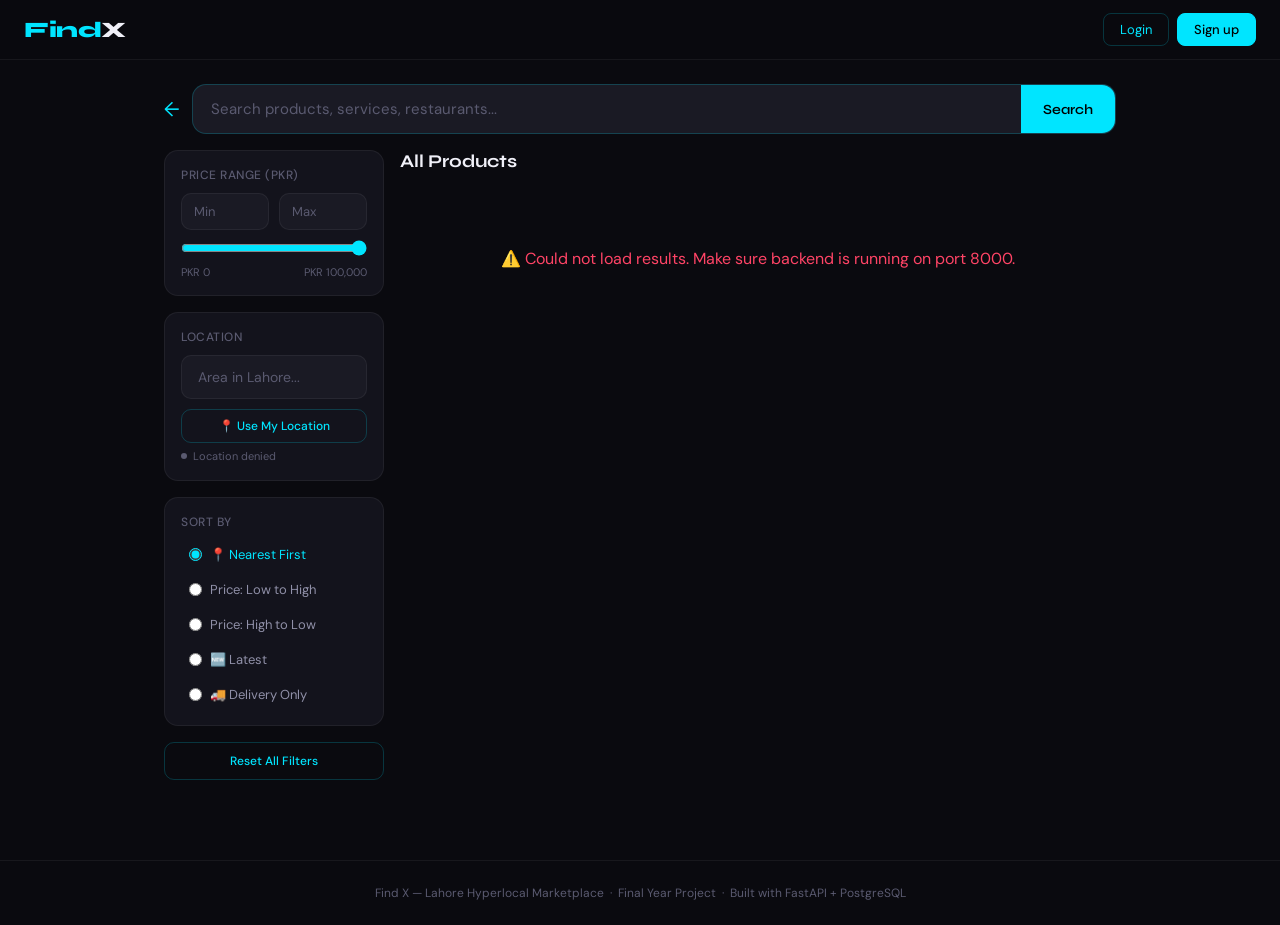
<file: frontend/search.html>
<!DOCTYPE html>
<html lang="en">
<head>
  <meta charset="UTF-8">
  <meta name="viewport" content="width=device-width, initial-scale=1.0">
  <title>Search — Find X</title>
  <link rel="stylesheet" href="css/style.css">
  <style>
    .price-inputs{display:grid;grid-template-columns:1fr 1fr;gap:10px;margin-bottom:10px}
    .price-inputs input{background:var(--bg3);border:1px solid var(--border);border-radius:10px;
      padding:9px 12px;color:var(--text);font-size:13px;font-family:'DM Sans',sans-serif;
      outline:none;transition:border 0.2s;width:100%}
    .price-inputs input:focus{border-color:var(--border2)}
    .price-inputs input::placeholder{color:var(--text3)}
    .filter-panel{background:var(--card);border:1px solid var(--border);border-radius:14px;padding:16px;margin-bottom:16px}
    .filter-section-title{font-size:12px;color:var(--text3);font-weight:500;
      text-transform:uppercase;letter-spacing:0.5px;margin-bottom:10px}
    .geo-status{display:inline-flex;align-items:center;gap:6px;font-size:11px;
      color:var(--text3);margin-top:6px}
    .geo-dot-sm{width:6px;height:6px;border-radius:50%;background:var(--text3)}
    .geo-dot-sm.on{background:var(--green)}
    .geo-dot-sm.loading{background:var(--amber);animation:gp 1s infinite}
    @keyframes gp{0%,100%{opacity:1}50%{opacity:0.3}}
  </style>
</head>
<body>

<!-- Review Modal -->
<div id="reviewModal" style="display:none;position:fixed;top:0;left:0;width:100%;height:100%;
  background:rgba(0,0,0,0.7);z-index:9999;align-items:center;justify-content:center">
  <div style="background:var(--bg2);border-radius:16px;padding:28px;width:90%;max-width:400px;
    border:1px solid var(--border)">
    <h3 style="font-size:18px;font-weight:700;margin-bottom:4px" id="reviewProductTitle">Write a Review</h3>
    <p style="color:var(--text2);font-size:13px;margin-bottom:20px">Share your experience</p>

    <div class="form-group" style="margin-bottom:16px">
      <label class="form-label">Your Name *</label>
      <input type="text" id="reviewName" class="form-input" placeholder="Enter your name">
    </div>

    <div class="form-group" style="margin-bottom:16px">
      <label class="form-label">Rating *</label>
      <div id="starRating" style="display:flex;gap:8px;margin-top:8px">
        <span style="font-size:28px;cursor:pointer" onclick="setRating(1)" id="star1">☆</span>
        <span style="font-size:28px;cursor:pointer" onclick="setRating(2)" id="star2">☆</span>
        <span style="font-size:28px;cursor:pointer" onclick="setRating(3)" id="star3">☆</span>
        <span style="font-size:28px;cursor:pointer" onclick="setRating(4)" id="star4">☆</span>
        <span style="font-size:28px;cursor:pointer" onclick="setRating(5)" id="star5">☆</span>
      </div>
    </div>

    <div class="form-group" style="margin-bottom:20px">
      <label class="form-label">Comment (optional)</label>
      <textarea id="reviewComment" class="form-input" rows="3"
        placeholder="Tell us about your experience..."></textarea>
    </div>

    <div style="display:flex;gap:10px">
      <button class="btn btn-outline" style="flex:1" onclick="closeReviewModal()">Cancel</button>
      <button class="btn solid" style="flex:1;background:var(--cyan);color:#000;font-weight:700"
        onclick="submitReviewForm()">Submit ⭐</button>
    </div>
  </div>
</div>

<div id="nav-ph"></div>

<div style="max-width:1000px;margin:0 auto;padding:24px 24px 0">

  <!-- Top bar -->
  <div style="display:flex;align-items:center;gap:12px;margin-bottom:16px">
    <a href="index.html" style="color:var(--cyan);font-size:20px;flex-shrink:0">←</a>
    <div class="search-box" style="flex:1">
      <input type="text" id="searchInput" placeholder="Search products, services, restaurants..." />
      <button class="search-btn" onclick="doSearch()">Search</button>
    </div>
  </div>

  <div id="searchLayout" style="display:flex;gap:16px;align-items:flex-start">

    <!-- FILTER SIDEBAR -->
    <div id="filterPanel" style="width:220px;flex-shrink:0">

      <!-- Price filter -->
      <div class="filter-panel">
        <div class="filter-section-title">Price Range (PKR)</div>
        <div class="price-inputs">
          <input type="number" id="minPrice" placeholder="Min" min="0" oninput="applyFilters()">
          <input type="number" id="maxPrice" placeholder="Max" min="0" oninput="applyFilters()">
        </div>
        <input type="range" id="priceSlider" min="0" max="100000" step="500" value="100000"
          style="width:100%;accent-color:var(--cyan)"
          oninput="document.getElementById('maxPrice').value=this.value;applyFilters()">
        <div style="display:flex;justify-content:space-between;font-size:11px;color:var(--text3);margin-top:4px">
          <span>PKR 0</span><span>PKR 100,000</span>
        </div>
      </div>

      <!-- Location filter -->
      <div class="filter-panel">
        <div class="filter-section-title">Location</div>
        <input type="text" id="cityInput" class="form-input" placeholder="Area in Lahore..."
          style="margin-bottom:10px" oninput="applyFilters()">
        <button class="btn btn-outline btn-full" style="font-size:12px;padding:8px"
          onclick="detectBuyerLocation()">
          📍 Use My Location
        </button>
        <div class="geo-status">
          <div class="geo-dot-sm" id="buyerGeoDot"></div>
          <span id="buyerGeoText">Location not set</span>
        </div>
      </div>

      <!-- Sort -->
      <div class="filter-panel">
        <div class="filter-section-title">Sort By</div>
        <div style="display:flex;flex-direction:column;gap:6px">
          <label class="sort-opt active" id="sort-nearest" onclick="setSort('nearest',this)">
            <input type="radio" name="sort" checked style="accent-color:var(--cyan)"> 📍 Nearest First
          </label>
          <label class="sort-opt" id="sort-price-low" onclick="setSort('price-low',this)">
            <input type="radio" name="sort" style="accent-color:var(--cyan)"> Price: Low to High
          </label>
          <label class="sort-opt" id="sort-price-high" onclick="setSort('price-high',this)">
            <input type="radio" name="sort" style="accent-color:var(--cyan)"> Price: High to Low
          </label>
          <label class="sort-opt" id="sort-latest" onclick="setSort('latest',this)">
            <input type="radio" name="sort" style="accent-color:var(--cyan)"> 🆕 Latest
          </label>
          <label class="sort-opt" id="sort-delivery" onclick="setSort('delivery',this)">
            <input type="radio" name="sort" style="accent-color:var(--cyan)"> 🚚 Delivery Only
          </label>
        </div>
      </div>

      <button class="btn btn-outline btn-full" style="font-size:12px" onclick="resetFilters()">
        Reset All Filters
      </button>
    </div>

    <!-- RESULTS -->
    <div style="flex:1;min-width:0">
      <div style="display:flex;align-items:center;justify-content:space-between;margin-bottom:16px">
        <div style="display:flex;align-items:center;gap:10px">
          <h2 id="pageTitle" style="font-size:18px;font-weight:700">Search Results</h2>
          <button class="filter-toggle-btn" onclick="toggleFilter()" style="display:none;background:var(--bg3);border:1px solid var(--border2);color:var(--cyan);padding:5px 12px;border-radius:20px;font-size:12px;cursor:pointer;gap:4px;align-items:center">⚙️ Filters</button>
        </div>
        <span id="resultCount" style="font-size:13px;color:var(--text2)"></span>
      </div>
      <div class="products-grid" id="resultsGrid">
        <div style="color:var(--text2);text-align:center;padding:60px;grid-column:1/-1">
          Searching...
        </div>
      </div>
    </div>
  </div>
</div>

<div style="height:40px"></div>
<div id="footer-ph"></div>

<style>
.sort-opt{display:flex;align-items:center;gap:8px;font-size:13px;color:var(--text2);
  cursor:pointer;padding:6px 8px;border-radius:8px;transition:all 0.2s}
.sort-opt:hover{background:var(--bg3);color:var(--text)}
.sort-opt.active{color:var(--cyan)}
</style>

<script src="js/api.js"></script>
<script>
  document.getElementById('nav-ph').innerHTML = navHTML();
  document.getElementById('footer-ph').innerHTML = footerHTML();

  const params  = new URLSearchParams(window.location.search);
  let q         = params.get('q') || '';
  let category  = params.get('category') || '';
  let allResults= [];
  let currentSort = 'nearest';
  let buyerLat  = null;
  let buyerLng  = null;

  if(q) document.getElementById('searchInput').value = q;

  const title = q ? `Results for "${q}"` : category ? `Browsing: ${category}` : 'All Products';
  document.getElementById('pageTitle').textContent = title;
  document.title = title + ' — Find X';

  // Auto-detect buyer location silently
  function detectBuyerLocation(){
    if(!navigator.geolocation){ setBuyerGeo(false,'Not supported'); return; }
    setBuyerGeo('loading','Detecting...');
    navigator.geolocation.getCurrentPosition(
      pos => {
        buyerLat = pos.coords.latitude;
        buyerLng = pos.coords.longitude;
        setBuyerGeo(true, `📍 ${buyerLat.toFixed(3)}, ${buyerLng.toFixed(3)}`);
        applyFilters();
      },
      () => setBuyerGeo(false,'Location denied'),
      { timeout: 8000 }
    );
  }

  function setBuyerGeo(status, msg){
    const dot = document.getElementById('buyerGeoDot');
    dot.className = 'geo-dot-sm' + (status === true ? ' on' : status === 'loading' ? ' loading' : '');
    document.getElementById('buyerGeoText').textContent = msg;
  }

  // Haversine distance in km
  function distanceKm(lat1, lng1, lat2, lng2){
    if(!lat1||!lng1||!lat2||!lng2) return 9999;
    const R = 6371;
    const dLat = (lat2-lat1)*Math.PI/180;
    const dLng = (lng2-lng1)*Math.PI/180;
    const a = Math.sin(dLat/2)*Math.sin(dLat/2) +
      Math.cos(lat1*Math.PI/180)*Math.cos(lat2*Math.PI/180)*
      Math.sin(dLng/2)*Math.sin(dLng/2);
    return R * 2 * Math.atan2(Math.sqrt(a), Math.sqrt(1-a));
  }

  async function loadResults(){
    document.getElementById('resultsGrid').innerHTML =
      '<div style="color:var(--text2);text-align:center;padding:60px;grid-column:1/-1">Searching...</div>';
    try {
      const data = await searchListings(q, category);
      allResults = data.hits || [];
      applyFilters();
    } catch(e){
      document.getElementById('resultsGrid').innerHTML =
        '<div style="color:var(--red);text-align:center;padding:60px;grid-column:1/-1">' +
        '⚠️ Could not load results. Make sure backend is running on port 8000.</div>';
    }
  }

  function applyFilters(){
    const minP  = parseFloat(document.getElementById('minPrice').value) || 0;
    const maxP  = parseFloat(document.getElementById('maxPrice').value) || 999999;
    const city  = document.getElementById('cityInput').value.toLowerCase().trim();

    let list = allResults.filter(p => {
      const price = Number(p.price);
      if(price < minP || price > maxP) return false;
      if(city && !((p.city||'').toLowerCase().includes(city))) return false;
      return true;
    });

    // Apply sort
    if(currentSort === 'nearest'){
      list = list.map(p => ({
        ...p,
        _dist: distanceKm(buyerLat, buyerLng, parseFloat(p.lat||0), parseFloat(p.lng||0))
      })).sort((a,b) => a._dist - b._dist);
    } else if(currentSort === 'price-low'){
      list.sort((a,b) => a.price - b.price);
    } else if(currentSort === 'price-high'){
      list.sort((a,b) => b.price - a.price);
    } else if(currentSort === 'latest'){
      list.sort((a,b) => new Date(b.created_at) - new Date(a.created_at));
    } else if(currentSort === 'delivery'){
      list = list.filter(p => p.delivery_available);
    }

    renderResults(list);
  }

  function renderResults(list){
    document.getElementById('resultCount').textContent = list.length + ' result' + (list.length !== 1 ? 's' : '');
    if(!list.length){
      document.getElementById('resultsGrid').innerHTML =
        '<div style="color:var(--text2);text-align:center;padding:60px;grid-column:1/-1">' +
        '😕 No results found. Try adjusting your filters.</div>';
      return;
    }
    document.getElementById('resultsGrid').innerHTML = list.map(p => {
      const dist = (buyerLat && p.lat)
        ? `<span style="font-size:11px;color:var(--text3)">📍 ${distanceKm(buyerLat,buyerLng,p.lat,p.lng).toFixed(1)} km away</span>`
        : '';
      return productCardHTML(p) + '';
    }).join('');
  }

  function doSearch(){
    q = document.getElementById('searchInput').value.trim();
    category = '';
    const url = new URL(window.location);
    url.searchParams.set('q', q);
    url.searchParams.delete('category');
    window.history.replaceState({}, '', url);
    document.getElementById('pageTitle').textContent = q ? `Results for "${q}"` : 'All Products';
    loadResults();
  }

  function setSort(type, el){
    currentSort = type;
    document.querySelectorAll('.sort-opt').forEach(e => e.classList.remove('active'));
    el.classList.add('active');
    applyFilters();
  }

  function resetFilters(){
    document.getElementById('minPrice').value = '';
    document.getElementById('maxPrice').value = '';
    document.getElementById('cityInput').value = '';
    document.getElementById('priceSlider').value = 100000;
    currentSort = 'nearest';
    document.querySelectorAll('.sort-opt').forEach(e => e.classList.remove('active'));
    document.getElementById('sort-nearest').classList.add('active');
    applyFilters();
  }

  function toggleFilter(){
    const panel = document.getElementById('filterPanel');
    const btn   = document.querySelector('.filter-toggle-btn');
    panel.classList.toggle('open');
    btn.textContent = panel.classList.contains('open') ? '✕ Close' : '⚙️ Filters';
  }

  document.getElementById('searchInput').addEventListener('keydown', e => {
    if(e.key === 'Enter') doSearch();
  });

  // Auto detect location on load
  detectBuyerLocation();
  loadResults();


</script>
</body>
</html>
</file>
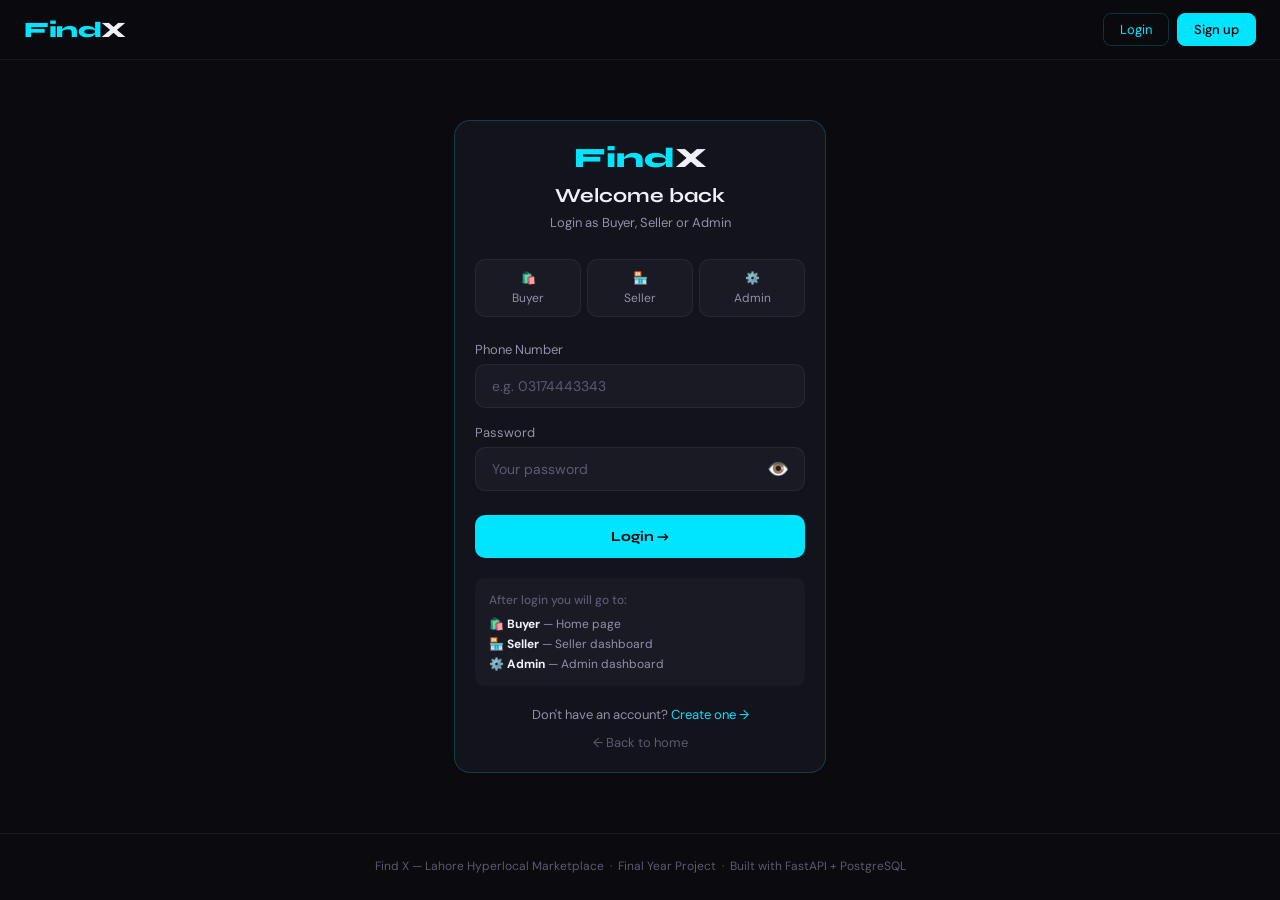
<file: frontend/seller.html>
<!DOCTYPE html>
<html lang="en">
<head>
  <meta charset="UTF-8">
  <meta name="viewport" content="width=device-width, initial-scale=1.0">
  <title>Seller Dashboard — Find X</title>
  <link rel="stylesheet" href="css/style.css">
  <style>
    .tab-nav{display:flex;gap:4px;border-bottom:1px solid var(--border);margin-bottom:24px}
    .tab-btn{background:none;border:none;border-bottom:2px solid transparent;
      color:var(--text2);padding:10px 16px;font-size:13px;cursor:pointer;
      font-family:'DM Sans',sans-serif;margin-bottom:-1px;transition:all 0.2s}
    .tab-btn:hover{color:var(--text)}
    .tab-btn.active{color:var(--cyan);border-bottom-color:var(--cyan)}
    .stat-card{background:var(--card);border:1px solid var(--border);border-radius:14px;
      padding:18px;text-align:center}
    .stat-val{font-family:'Syne',sans-serif;font-size:26px;font-weight:800;color:var(--cyan)}
    .stat-lbl{font-size:12px;color:var(--text2);margin-top:4px}
    .listing-card{background:var(--card);border:1px solid var(--border);border-radius:14px;
      overflow:hidden;transition:all 0.2s}
    .listing-card:hover{border-color:var(--border2)}
    .listing-img-box{width:100%;height:140px;background:var(--bg3);
      display:flex;align-items:center;justify-content:center;font-size:40px;
      overflow:hidden;position:relative}
    .listing-img-box img{width:100%;height:100%;object-fit:cover}
    .modal-overlay{position:fixed;inset:0;background:rgba(0,0,0,0.75);
      z-index:1000;display:flex;align-items:center;justify-content:center;padding:16px}
    .modal{background:var(--bg2);border:1px solid var(--border2);border-radius:20px;
      width:100%;max-width:500px;max-height:90vh;overflow-y:auto;padding:28px}
    .img-upload-zone{border:2px dashed var(--border2);border-radius:12px;
      padding:24px;text-align:center;cursor:pointer;transition:all 0.2s;position:relative;overflow:hidden}
    .img-upload-zone:hover{border-color:var(--cyan);background:var(--cyan3)}
    .img-upload-zone input[type=file]{position:absolute;inset:0;opacity:0;cursor:pointer;width:100%;height:100%}
    .toggle-sw{position:relative;width:44px;height:24px;flex-shrink:0;display:inline-block}
    .toggle-sw input{opacity:0;width:0;height:0}
    .toggle-sl{position:absolute;inset:0;background:var(--bg4);border-radius:24px;cursor:pointer;transition:.3s}
    .toggle-sl:before{content:'';position:absolute;width:18px;height:18px;
      background:white;border-radius:50%;left:3px;top:3px;transition:.3s}
    input:checked+.toggle-sl{background:var(--cyan)}
    input:checked+.toggle-sl:before{transform:translateX(20px)}
    .wa-cmd{background:var(--bg3);border:1px solid var(--border);border-radius:10px;
      padding:10px 14px;font-size:13px;font-family:monospace;color:var(--cyan);
      margin-bottom:8px;display:flex;align-items:center;justify-content:space-between}
    .copy-btn{background:none;border:none;color:var(--text3);cursor:pointer;
      font-size:12px;font-family:'DM Sans',sans-serif;transition:color 0.2s}
    .copy-btn:hover{color:var(--cyan)}
    .s-badge{display:inline-flex;align-items:center;gap:5px;font-size:11px;
      padding:3px 10px;border-radius:20px;font-weight:500}
    .s-verified{background:rgba(0,255,136,0.1);border:1px solid rgba(0,255,136,0.25);color:var(--green)}
    .s-pending{background:rgba(255,184,0,0.1);border:1px solid rgba(255,184,0,0.25);color:var(--amber)}
  </style>
</head>
<body>
<div id="nav-ph"></div>

<div style="max-width:900px;margin:0 auto;padding:32px 24px">

  <div style="display:flex;align-items:center;justify-content:space-between;margin-bottom:24px;flex-wrap:wrap;gap:12px">
    <div>
      <h2 style="font-size:24px;font-weight:800;margin-bottom:4px">Seller Dashboard</h2>
      <p style="color:var(--text2);font-size:14px" id="welcomeMsg">Loading...</p>
    </div>
    <div style="display:flex;align-items:center;gap:10px">
      <div id="storeBadge"></div>
      <button class="btn btn-cyan" style="font-size:13px;padding:8px 18px" onclick="openAdd()">
        + Add Product
      </button>
    </div>
  </div>

  <div style="display:grid;grid-template-columns:repeat(auto-fit,minmax(130px,1fr));gap:12px;margin-bottom:28px">
    <div class="stat-card"><div class="stat-val" id="s1">—</div><div class="stat-lbl">Products</div></div>
    <div class="stat-card"><div class="stat-val" id="s2">—</div><div class="stat-lbl">Store Status</div></div>
    <div class="stat-card"><div class="stat-val" id="s4">—</div><div class="stat-lbl">Area</div></div>
  </div>

  <div class="tab-nav">
    <button class="tab-btn active" onclick="showTab('products')" id="tab-products">📦 My Products</button>
    <button class="tab-btn" onclick="showTab('store')"    id="tab-store">🏪 Store Info</button>
    <button class="tab-btn" onclick="showTab('bot')"      id="tab-bot">💬 WhatsApp Bot</button>
  </div>

  <div id="panel-products">
    <div style="display:flex;justify-content:space-between;align-items:center;margin-bottom:16px">
      <h3 style="font-size:16px;font-weight:700">Your Products</h3>
      <button class="btn btn-outline" style="font-size:12px;padding:6px 14px" onclick="loadProducts()">↻ Refresh</button>
    </div>
    <div id="productsGrid" style="display:grid;grid-template-columns:repeat(auto-fill,minmax(200px,1fr));gap:14px"></div>
  </div>

  <div id="panel-store" style="display:none">
    <div id="storeInfo"></div>
  </div>

  <div id="panel-bot" style="display:none">
    <div style="background:rgba(0,255,136,0.05);border:1px solid rgba(0,255,136,0.2);
      border-radius:14px;padding:20px;margin-bottom:20px">
      <div style="display:flex;align-items:center;gap:12px;margin-bottom:14px">
        <span style="font-size:28px">💬</span>
        <div>
          <div style="font-weight:700;font-size:15px;margin-bottom:3px">Manage via WhatsApp</div>
          <div style="font-size:13px;color:var(--text2)">Send commands to <strong style="color:var(--green)">+1 555 637 6601</strong></div>
        </div>
      </div>
      <a href="https://wa.me/15556376601?text=menu" target="_blank"
        class="btn btn-green btn-full" style="font-size:14px;padding:12px">
        💬 Open WhatsApp Bot
      </a>
    </div>
    <div style="margin-bottom:8px;font-size:12px;color:var(--text3);text-transform:uppercase;letter-spacing:0.5px">Commands</div>
    <div class="wa-cmd">add product    <span class="copy-btn" onclick="cp('add product')">copy</span></div>
    <div class="wa-cmd">my products    <span class="copy-btn" onclick="cp('my products')">copy</span></div>
    <div class="wa-cmd">update price   <span class="copy-btn" onclick="cp('update price')">copy</span></div>
    <div class="wa-cmd">delete product <span class="copy-btn" onclick="cp('delete product')">copy</span></div>
    <div class="wa-cmd">delivery on    <span class="copy-btn" onclick="cp('delivery on')">copy</span></div>
    <div class="wa-cmd">delivery off   <span class="copy-btn" onclick="cp('delivery off')">copy</span></div>
    <div class="wa-cmd">pause store    <span class="copy-btn" onclick="cp('pause store')">copy</span></div>
    <div class="wa-cmd">resume store   <span class="copy-btn" onclick="cp('resume store')">copy</span></div>
  </div>
</div>

<!-- ══ ADD / EDIT MODAL ══ -->
<div class="modal-overlay" id="modal" style="display:none" onclick="if(event.target===this)closeModal()">
  <div class="modal">
    <div style="display:flex;align-items:center;justify-content:space-between;margin-bottom:20px">
      <h3 style="font-size:18px;font-weight:700" id="modalH">Add Product</h3>
      <button onclick="closeModal()" style="background:none;border:none;color:var(--text2);font-size:22px;cursor:pointer">✕</button>
    </div>

    <div id="modalAlert" class="alert alert-error"></div>

    <div class="form-group">
      <label class="form-label">Product Image</label>
      <div class="img-upload-zone" id="uploadZone">
        <input type="file" id="imgInput" accept="image/*" onchange="onImgSelect(this)">
        <div id="uploadHint">
          <div style="font-size:36px;margin-bottom:8px">📷</div>
          <div style="font-size:13px;color:var(--text2)">Click to upload image</div>
          <div style="font-size:11px;color:var(--text3);margin-top:4px">JPG or PNG, max 5MB</div>
        </div>
      </div>
      <input type="hidden" id="mImgUrl">
    </div>

    <div class="form-group">
      <label class="form-label">Product Name *</label>
      <input type="text" id="mName" class="form-input" placeholder="e.g. Nike Air Max">
    </div>

    <div class="form-group">
      <label class="form-label">Price (PKR) *</label>
      <input type="number" id="mPrice" class="form-input" placeholder="e.g. 4500" min="0">
      <input type="hidden" id="mCurrency" value="PKR">
    </div>

    <div class="form-group">
      <label class="form-label">Description</label>
      <textarea id="mDesc" class="form-input" rows="3" style="resize:none" placeholder="Describe your product..."></textarea>
    </div>

    <div style="display:flex;align-items:center;justify-content:space-between;
      background:var(--bg3);border-radius:10px;padding:12px 14px;margin-bottom:20px">
      <span style="font-size:14px;color:var(--text2)">🚚 Delivery Available</span>
      <label class="toggle-sw">
        <input type="checkbox" id="mDelivery">
        <span class="toggle-sl"></span>
      </label>
    </div>

    <input type="hidden" id="mId">

    <div style="display:flex;gap:10px">
      <button class="btn btn-outline btn-full" onclick="closeModal()">Cancel</button>
      <button class="btn btn-cyan btn-full" id="mSaveBtn"
        style="font-family:'Syne',sans-serif;font-weight:700"
        onclick="saveProduct()">Save Product</button>
    </div>
  </div>
</div>

<div id="footer-ph"></div>
<script src="js/api.js"></script>
<script>
  document.getElementById('nav-ph').innerHTML = navHTML();
  document.getElementById('footer-ph').innerHTML = footerHTML();

  if(!isLoggedIn()){
    window.location.href = 'login.html';
  }

  let store    = null;
  let editId   = null;
  let newImgFile = null;

  // ── Load dashboard ────────────────────────────────
  async function init(){
    try {
      const res = await fetch(`${API}/api/stores/my`,
        { headers:{ 'Authorization':'Bearer '+getToken() } });
      if(!res.ok) throw new Error();
      store = await res.json();
      renderHeader();
      loadProducts();
      renderStoreInfo();
    } catch(e){ noStore(); }
  }

  function renderHeader(){
    document.getElementById('welcomeMsg').textContent = store.name+' · '+(store.city||'Lahore');
    document.getElementById('storeBadge').innerHTML   = store.is_verified
      ? '<span class="s-badge s-verified">✓ Verified</span>'
      : '<span class="s-badge s-pending">⏳ Pending</span>';
    document.getElementById('s2').textContent = store.is_verified ? '✓' : '⏳';
    document.getElementById('s4').textContent = store.city || 'Lahore';
  }

  // ── Products ──────────────────────────────────────
  async function loadProducts(){
    if(!store){ noStore(); return; }
    const grid = document.getElementById('productsGrid');
    grid.innerHTML = '<div style="color:var(--text2);text-align:center;padding:40px;grid-column:1/-1">Loading...</div>';
    try {
      const items = await apiGet('/api/listings/store/'+store.id);
      const list  = Array.isArray(items) ? items : [];
      document.getElementById('s1').textContent = list.length;
      if(!list.length){
        grid.innerHTML = `<div style="text-align:center;padding:48px;grid-column:1/-1">
          <div style="font-size:48px;margin-bottom:12px">📦</div>
          <p style="color:var(--text2);margin-bottom:16px">No products yet</p>
          <button class="btn btn-cyan" onclick="openAdd()">+ Add First Product</button>
        </div>`;
        return;
      }
      grid.innerHTML = list.map(p => `
        <div class="listing-card">
          <div class="listing-img-box">
            ${p.image_url ? `<img src="${p.image_url}" alt="${p.title}">` : '<span>📦</span>'}
            ${p.delivery_available ? `<div style="position:absolute;top:8px;right:8px;
              background:rgba(0,229,255,0.9);color:#000;font-size:10px;padding:2px 7px;
              border-radius:6px;font-weight:600">🚚 Delivery</div>` : ''}
          </div>
          <div style="padding:12px">
            <div style="font-weight:600;font-size:14px;margin-bottom:3px;
              white-space:nowrap;overflow:hidden;text-overflow:ellipsis" title="${p.title}">${p.title}</div>
            <div style="font-size:11px;color:var(--text3);margin-bottom:6px;
              white-space:nowrap;overflow:hidden;text-overflow:ellipsis">
              ${p.description || 'No description'}</div>
            <div style="font-family:'Syne',sans-serif;font-weight:700;color:var(--cyan);margin-bottom:10px">
              ${p.currency||'PKR'} ${Number(p.price).toLocaleString()}</div>
            <div style="display:flex;gap:6px">
              <button class="btn btn-outline" style="flex:1;font-size:11px;padding:6px"
                onclick='openEdit(${JSON.stringify(p).replace(/"/g,"&quot;")})'>✏️ Edit</button>
              <button class="btn btn-red" style="flex:1;font-size:11px;padding:6px"
                onclick="delProduct('${p.id}','${p.title.replace(/'/g,"\\'")}')">🗑️ Delete</button>
            </div>
          </div>
        </div>`).join('');
    } catch(e){
      grid.innerHTML = '<div style="color:var(--red);text-align:center;padding:40px;grid-column:1/-1">Error loading products.</div>';
    }
  }

  // ── Modal helpers ─────────────────────────────────
  function resetModal(){
    editId = null; newImgFile = null;
    document.getElementById('mId').value       = '';
    document.getElementById('mName').value     = '';
    document.getElementById('mPrice').value    = '';
    document.getElementById('mDesc').value     = '';
    document.getElementById('mImgUrl').value   = '';
    document.getElementById('mDelivery').checked = false;
    document.getElementById('mCurrency').value = 'PKR';
    document.getElementById('uploadHint').innerHTML = `
      <div style="font-size:36px;margin-bottom:8px">📷</div>
      <div style="font-size:13px;color:var(--text2)">Click to upload image</div>
      <div style="font-size:11px;color:var(--text3);margin-top:4px">JPG or PNG, max 5MB</div>`;
    hideAlert('modalAlert');
  }

  function openAdd(){
    if(!store || !store.is_verified){
      showToast('Your store must be verified first.'); return;
    }
    resetModal();
    document.getElementById('modalH').textContent    = 'Add New Product';
    document.getElementById('mSaveBtn').textContent  = 'Add Product';
    document.getElementById('modal').style.display   = 'flex';
  }

  function openEdit(p){
    resetModal();
    editId = p.id;
    document.getElementById('mId').value        = p.id;
    document.getElementById('mName').value      = p.title;
    document.getElementById('mPrice').value     = p.price;
    document.getElementById('mDesc').value      = p.description || '';
    document.getElementById('mImgUrl').value    = p.image_url   || '';
    document.getElementById('mDelivery').checked= p.delivery_available;
    document.getElementById('mCurrency').value  = p.currency || 'PKR';
    document.getElementById('modalH').textContent   = 'Edit Product';
    document.getElementById('mSaveBtn').textContent = 'Save Changes';
    if(p.image_url){
      document.getElementById('uploadHint').innerHTML =
        `<img src="${p.image_url}" style="width:100%;height:160px;object-fit:cover;border-radius:8px;margin-bottom:8px">
         <div style="font-size:12px;color:var(--text2)">Click to change image</div>`;
    }
    document.getElementById('modal').style.display = 'flex';
  }

  function closeModal(){
    document.getElementById('modal').style.display = 'none';
  }

  function onImgSelect(input){
    if(!input.files || !input.files[0]) return;
    newImgFile = input.files[0];
    const reader = new FileReader();
    reader.onload = e => {
      document.getElementById('uploadHint').innerHTML =
        `<img src="${e.target.result}" style="width:100%;height:160px;object-fit:cover;border-radius:8px;margin-bottom:8px">
         <div style="font-size:12px;color:var(--cyan)">✓ Image ready to upload</div>`;
    };
    reader.readAsDataURL(newImgFile);
  }

  async function uploadImage(file){
    const fd = new FormData();
    fd.append('file', file);
    const res  = await fetch(API + '/api/listings/upload-image', {
      method:'POST',
      headers:{'Authorization':'Bearer '+getToken(),'ngrok-skip-browser-warning':'true'},
      body:fd
    });
    const data = await res.json();
    if(!res.ok) throw new Error(data.detail || 'Image upload failed');
    return data.image_url || null;
  }

  async function saveProduct(){
    hideAlert('modalAlert');
    const name     = document.getElementById('mName').value.trim();
    const price    = parseFloat(document.getElementById('mPrice').value);
    const desc     = document.getElementById('mDesc').value.trim();
    const delivery = document.getElementById('mDelivery').checked;
    const currency = document.getElementById('mCurrency').value;
    const btn      = document.getElementById('mSaveBtn');

    if(!name)          { showAlert('modalAlert','Product name is required.'); return; }
    if(!price||price<=0){ showAlert('modalAlert','Enter a valid price.');     return; }

    btn.textContent = 'Saving...';
    btn.disabled    = true;

    // Upload new image if selected
    let imgUrl = document.getElementById('mImgUrl').value || '';
    if(newImgFile){
      showToast('Uploading image...');
      const uploaded = await uploadImage(newImgFile);
      if(uploaded) imgUrl = uploaded;
    }

    try {
      if(editId){
        await apiPut('/api/listings/'+editId, {
          title: name, price, description: desc,
          delivery_available: delivery,
          image_url: imgUrl, currency
        });
        showToast('✓ Product updated successfully!');
      } else {
        await apiPost('/api/listings/', {
          store_id: store.id,
          title: name, price, description: desc,
          delivery_available: delivery,
          image_url: imgUrl, currency
        });
        showToast('✓ Product added successfully!');
      }
      closeModal();
      loadProducts();
    } catch(e){
      showAlert('modalAlert','Error saving. Please try again.');
    }
    btn.textContent = editId ? 'Save Changes' : 'Add Product';
    btn.disabled    = false;
  }

  async function delProduct(id, title){
    if(!confirm('Delete "'+title+'"? This cannot be undone.')) return;
    try {
      await apiDelete('/api/listings/'+id);
      showToast('✓ "'+title+'" deleted');
      loadProducts();
    } catch(e){ showToast('Error deleting product.'); }
  }

  // ── Store info tab ────────────────────────────────
  function renderStoreInfo(){
    if(!store) return;
    document.getElementById('storeInfo').innerHTML = `
      <div class="card" style="margin-bottom:14px">
        <div style="display:grid;grid-template-columns:1fr 1fr;gap:16px">
          <div><div class="form-label">Store Name</div><div style="font-weight:600;margin-top:4px">${store.name}</div></div>
          <div><div class="form-label">Category</div><div style="font-weight:600;margin-top:4px">${store.category||'—'}</div></div>
          <div><div class="form-label">Area</div><div style="font-weight:600;margin-top:4px">${store.city||'Lahore'}</div></div>
          <div><div class="form-label">WhatsApp</div><div style="font-weight:600;margin-top:4px">${store.whatsapp_number||'—'}</div></div>
          <div><div class="form-label">Coordinates</div>
            <div style="font-size:13px;color:var(--text2);margin-top:4px">
              ${store.lat ? store.lat.toFixed(4)+', '+store.lng.toFixed(4) : 'Not set'}</div></div>
          <div><div class="form-label">Status</div>
            <div style="margin-top:4px">
              ${store.is_verified
                ? '<span class="s-badge s-verified">✓ Verified</span>'
                : '<span class="s-badge s-pending">⏳ Pending</span>'}</div></div>
        </div>
        ${store.description ? `<div style="margin-top:16px;padding-top:16px;border-top:1px solid var(--border)">
          <div class="form-label">Description</div>
          <div style="font-size:14px;color:var(--text2);margin-top:4px;line-height:1.6">${store.description}</div>
          </div>` : ''}
      </div>
      ${!store.is_verified ? `<div style="background:rgba(255,184,0,0.08);border:1px solid rgba(255,184,0,0.25);
        border-radius:12px;padding:14px;font-size:13px;color:var(--amber)">
        ⏳ Your store is pending admin approval. You will be notified on WhatsApp once approved.</div>` : ''}`;
  }

  function noStore(){
    document.getElementById('welcomeMsg').textContent = 'No store found';
    document.getElementById('storeBadge').innerHTML   = '<span class="s-badge s-pending">No Store</span>';
    ['s1','s2','s4'].forEach(id => document.getElementById(id).textContent='—');
    document.getElementById('productsGrid').innerHTML = `
      <div style="text-align:center;padding:48px;grid-column:1/-1">
        <div style="font-size:48px;margin-bottom:12px">🏪</div>
        <p style="color:var(--text2);margin-bottom:16px">No store registered</p>
        <a href="register.html" class="btn btn-cyan" style="font-family:'Syne',sans-serif;font-weight:700">
          Register Store →</a>
      </div>`;
  }

  function showTab(name){
    ['products','store','bot'].forEach(t => {
      document.getElementById('panel-'+t).style.display = t===name?'block':'none';
      document.getElementById('tab-'+t).classList.toggle('active', t===name);
    });
  }

  function cp(cmd){
    navigator.clipboard.writeText(cmd).then(()=>showToast('Copied: '+cmd));
  }

  init();
</script>
</body>
</html>
</file>
<file: frontend/css/style.css>
@import url('https://fonts.googleapis.com/css2?family=Syne:wght@400;600;700;800&family=DM+Sans:wght@300;400;500&display=swap');

*{margin:0;padding:0;box-sizing:border-box}
:root{
  --bg:#0a0a0f;--bg2:#111118;--bg3:#1a1a24;--bg4:#22222f;
  --cyan:#00e5ff;--cyan2:#00b8cc;--cyan3:rgba(0,229,255,0.1);
  --text:#f0f0f8;--text2:#9090a8;--text3:#5a5a70;
  --border:rgba(255,255,255,0.06);--border2:rgba(0,229,255,0.2);
  --card:#13131c;--card2:#1c1c28;
  --green:#00ff88;--amber:#ffb800;--red:#ff4466;
}
body{background:var(--bg);color:var(--text);font-family:'DM Sans',sans-serif;min-height:100vh}
h1,h2,h3,h4,h5{font-family:'Syne',sans-serif}
a{text-decoration:none;color:inherit}

nav{background:rgba(10,10,15,0.95);border-bottom:1px solid var(--border);
  padding:0 24px;height:60px;display:flex;align-items:center;
  justify-content:space-between;position:sticky;top:0;z-index:100;backdrop-filter:blur(10px)}
.logo{font-family:'Syne',sans-serif;font-weight:800;font-size:22px;color:var(--cyan);letter-spacing:-0.5px}
.logo span{color:var(--text)}
.nav-links{display:flex;align-items:center;gap:8px}
.nav-btn{background:transparent;border:1px solid var(--border2);color:var(--cyan);
  padding:7px 16px;border-radius:8px;font-size:13px;font-family:'DM Sans',sans-serif;
  cursor:pointer;transition:all 0.2s;text-decoration:none;display:inline-flex;align-items:center}
.nav-btn:hover{background:var(--cyan3)}
.nav-btn.solid{background:var(--cyan);color:#000;border-color:var(--cyan);font-weight:500}
.nav-btn.solid:hover{background:var(--cyan2)}
.cart-icon{position:relative;cursor:pointer;font-size:20px;padding:4px;color:var(--text2)}
.cart-count{position:absolute;top:-4px;right:-4px;background:var(--cyan);color:#000;
  width:16px;height:16px;border-radius:50%;font-size:10px;font-weight:700;
  display:flex;align-items:center;justify-content:center}

.btn{padding:10px 20px;border-radius:10px;font-family:'DM Sans',sans-serif;
  font-size:14px;font-weight:500;cursor:pointer;transition:all 0.2s;border:none;
  display:inline-flex;align-items:center;gap:6px;justify-content:center}
.btn-cyan{background:var(--cyan);color:#000}
.btn-cyan:hover{background:var(--cyan2)}
.btn-outline{background:transparent;border:1px solid var(--border2);color:var(--cyan)}
.btn-outline:hover{background:var(--cyan3)}
.btn-green{background:rgba(0,255,136,0.1);border:1px solid rgba(0,255,136,0.25);color:var(--green)}
.btn-green:hover{background:rgba(0,255,136,0.2)}
.btn-full{width:100%}
.btn-red{background:rgba(255,68,102,0.1);border:1px solid rgba(255,68,102,0.25);color:var(--red)}

.card{background:var(--card);border:1px solid var(--border);border-radius:16px;padding:20px}

.product-card{background:var(--card);border:1px solid var(--border);border-radius:16px;
  overflow:hidden;transition:all 0.25s;position:relative}
.product-card:hover{border-color:var(--border2);transform:translateY(-3px);background:var(--card2)}
.product-img{width:100%;height:160px;background:var(--bg3);
  display:flex;align-items:center;justify-content:center;font-size:48px;overflow:hidden}
.product-img img{width:100%;height:100%;object-fit:cover}
.product-badge{position:absolute;top:10px;left:10px;font-size:10px;padding:3px 8px;border-radius:6px;font-weight:500}
.badge-delivery{background:rgba(0,229,255,0.1);border:1px solid var(--border2);color:var(--cyan)}
.product-info{padding:12px}
.product-store{font-size:11px;color:var(--text3);margin-bottom:4px}
.product-store .verified{color:var(--cyan)}
.product-name{font-size:14px;font-weight:500;color:var(--text);margin-bottom:6px;
  white-space:nowrap;overflow:hidden;text-overflow:ellipsis}
.product-bottom{display:flex;align-items:center;justify-content:space-between}
.product-price{font-family:'Syne',sans-serif;font-size:16px;font-weight:700;color:var(--cyan)}
.product-rating{font-size:11px;color:var(--amber)}
.products-grid{display:grid;grid-template-columns:repeat(auto-fill,minmax(200px,1fr));gap:14px}

.filters{display:flex;gap:8px;overflow-x:auto;scrollbar-width:none;padding-bottom:4px}
.filters::-webkit-scrollbar{display:none}
.filter-chip{background:var(--bg3);border:1px solid var(--border);color:var(--text2);
  padding:6px 14px;border-radius:20px;font-size:12px;white-space:nowrap;
  cursor:pointer;transition:all 0.2s;flex-shrink:0}
.filter-chip.active,.filter-chip:hover{background:var(--cyan3);border-color:var(--border2);color:var(--cyan)}

.form-group{margin-bottom:16px}
.form-label{font-size:13px;color:var(--text2);margin-bottom:6px;display:block}
.form-input{width:100%;background:var(--bg3);border:1px solid var(--border);
  border-radius:10px;padding:12px 16px;color:var(--text);font-size:14px;
  font-family:'DM Sans',sans-serif;outline:none;transition:border 0.2s}
.form-input:focus{border-color:var(--border2)}
.form-input::placeholder{color:var(--text3)}
select.form-input option{background:var(--bg3)}

.search-box{display:flex;background:var(--bg3);border:1px solid var(--border2);
  border-radius:14px;overflow:hidden;transition:all 0.2s}
.search-box:focus-within{border-color:var(--cyan);box-shadow:0 0 0 3px rgba(0,229,255,0.1)}
.search-box input{flex:1;background:transparent;border:none;outline:none;
  padding:14px 18px;color:var(--text);font-size:15px;font-family:'DM Sans',sans-serif}
.search-box input::placeholder{color:var(--text3)}
.search-btn{background:var(--cyan);color:#000;border:none;padding:0 22px;
  font-weight:600;font-size:14px;cursor:pointer;font-family:'Syne',sans-serif;transition:background 0.2s}
.search-btn:hover{background:var(--cyan2)}

.section{padding:0 24px 40px}
.section-header{display:flex;align-items:center;justify-content:space-between;margin-bottom:16px}
.section-title{font-size:18px;font-weight:700}
.see-all{color:var(--cyan);font-size:13px;cursor:pointer;background:none;border:none;font-family:'DM Sans',sans-serif}

.toast{position:fixed;bottom:20px;right:20px;background:var(--bg3);
  border:1px solid var(--border2);color:var(--cyan);padding:12px 18px;
  border-radius:12px;font-size:13px;transform:translateY(80px);opacity:0;
  transition:all 0.3s;z-index:9999;max-width:280px}
.toast.show{transform:translateY(0);opacity:1}

.stats-row{display:flex;justify-content:center;gap:32px;flex-wrap:wrap;padding:0 24px 40px;text-align:center}
.stat-num{font-family:'Syne',sans-serif;font-size:28px;font-weight:800;color:var(--cyan)}
.stat-label{font-size:12px;color:var(--text2);margin-top:2px}

.cats-grid{display:grid;grid-template-columns:repeat(auto-fit,minmax(110px,1fr));gap:10px}
.cat{background:var(--card);border:1px solid var(--border);border-radius:14px;
  padding:16px 12px;text-align:center;cursor:pointer;transition:all 0.2s}
.cat:hover{border-color:var(--border2);background:var(--card2);transform:translateY(-2px)}
.cat-icon{font-size:26px;margin-bottom:8px}
.cat-name{font-size:12px;font-weight:500;color:var(--text2)}

.alert{padding:12px 16px;border-radius:10px;font-size:13px;margin-bottom:16px;display:none}
.alert.show{display:block}
.alert-error{background:rgba(255,68,102,0.1);border:1px solid rgba(255,68,102,0.3);color:var(--red)}
.alert-success{background:rgba(0,255,136,0.1);border:1px solid rgba(0,255,136,0.3);color:var(--green)}

.table{width:100%;border-collapse:collapse;font-size:13px}
.table th{text-align:left;padding:10px 12px;color:var(--text2);border-bottom:1px solid var(--border);font-weight:500}
.table td{padding:10px 12px;border-bottom:1px solid var(--border);color:var(--text)}
.table tr:hover td{background:var(--bg3)}

.badge{font-size:11px;padding:3px 8px;border-radius:6px;font-weight:500}
.badge-success{background:rgba(0,255,136,0.15);color:var(--green)}
.badge-warning{background:rgba(255,184,0,0.15);color:var(--amber)}
.badge-danger{background:rgba(255,68,102,0.15);color:var(--red)}
.badge-info{background:var(--cyan3);color:var(--cyan)}

footer{border-top:1px solid var(--border);padding:24px;text-align:center;color:var(--text3);font-size:12px;margin-top:40px}

.hero{padding:60px 24px 48px;text-align:center;position:relative;overflow:hidden}
.hero::before{content:'';position:absolute;top:-80px;left:50%;transform:translateX(-50%);
  width:600px;height:600px;
  background:radial-gradient(circle,rgba(0,229,255,0.06) 0%,transparent 70%);pointer-events:none}
.hero-badge{display:inline-flex;align-items:center;gap:6px;background:var(--cyan3);
  border:1px solid var(--border2);color:var(--cyan);padding:5px 14px;
  border-radius:20px;font-size:12px;margin-bottom:20px}
.hero-badge::before{content:'';width:6px;height:6px;background:var(--cyan);border-radius:50%;animation:pulse 2s infinite}
@keyframes pulse{0%,100%{opacity:1}50%{opacity:0.3}}

/* ─── MOBILE LAYOUT (768px) ──────────────────────── */
@media(max-width:768px){
  nav{height:auto;min-height:56px;padding:8px 16px}
  .nav-user-name{max-width:70px;overflow:hidden;text-overflow:ellipsis;white-space:nowrap;display:inline-block;vertical-align:middle}
  #searchLayout{flex-direction:column}
  #filterPanel{width:100%!important;display:none;margin-bottom:8px}
  #filterPanel.open{display:block}
  .filter-toggle-btn{display:inline-flex!important}
  .tab-nav{overflow-x:auto;scrollbar-width:none;-webkit-overflow-scrolling:touch}
  .tab-nav::-webkit-scrollbar{display:none}
  .tab-btn{white-space:nowrap;flex-shrink:0}
  .card{padding:16px}
  .modal{width:calc(100vw - 32px)!important;max-width:none!important;padding:20px!important}
  #main-wrap{padding:20px 16px}
  .reg-left{padding:20px 16px!important}
}

/* ─── MOBILE (600px) ─────────────────────────────── */
@media(max-width:600px){
  .hero{padding:28px 16px 20px}
  .hero h1{font-size:26px!important;letter-spacing:-0.5px}
  .hero-badge{font-size:11px;padding:4px 10px}
  .products-grid{grid-template-columns:repeat(2,1fr);gap:10px}
  .stats-row{gap:16px}
  nav{padding:8px 16px}
  .section{padding:0 16px 28px}
  .product-name{font-size:12px}
  .product-price{font-size:13px}
  .product-rating{font-size:10px;max-width:70px;overflow:hidden;text-overflow:ellipsis;white-space:nowrap}
  .product-info{padding:8px}
  .product-img{height:110px}
  .btn{font-size:11px;padding:7px 8px}
  .product-store{font-size:10px}
  .cats-grid{grid-template-columns:repeat(2,1fr)}
  .search-box input{font-size:13px;padding:10px 12px}
  .nav-btn{padding:5px 10px;font-size:12px}
  .stat-num{font-size:22px}
  .stat-label{font-size:11px}
  .section-title{font-size:16px}
  .section-header{margin-bottom:12px}
  .filter-panel{padding:12px}
  .toast{right:12px;left:12px;max-width:none;text-align:center}
}

/* ─── MOBILE (400px) ─────────────────────────────── */
@media(max-width:400px){
  .hero h1{font-size:22px!important}
  .products-grid{grid-template-columns:repeat(2,1fr);gap:8px}
  .product-img{height:100px}
  .product-name{font-size:11px}
  .product-price{font-size:12px}
  .btn{font-size:11px;padding:6px 6px}
  .nav-btn{padding:4px 8px;font-size:11px}
  .cat-icon{font-size:22px}
  .cat-name{font-size:11px}
}
</file>
